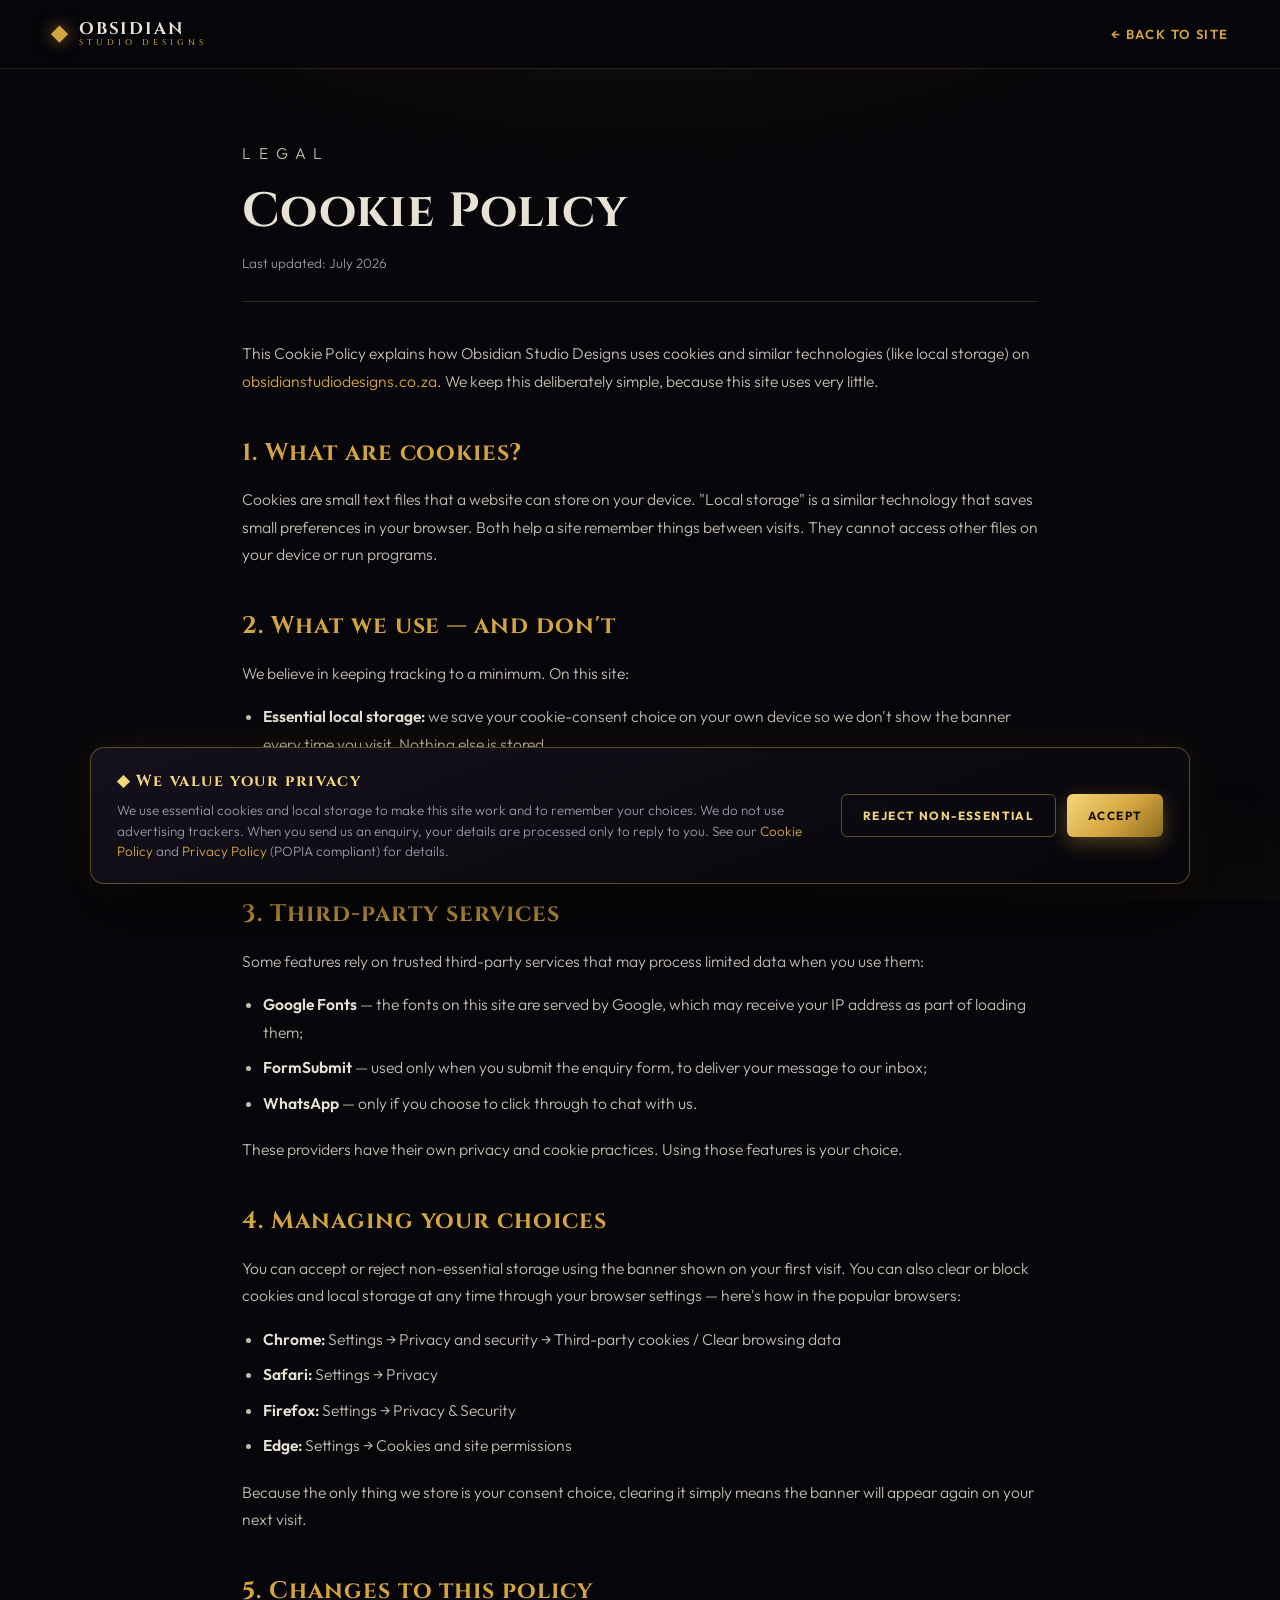
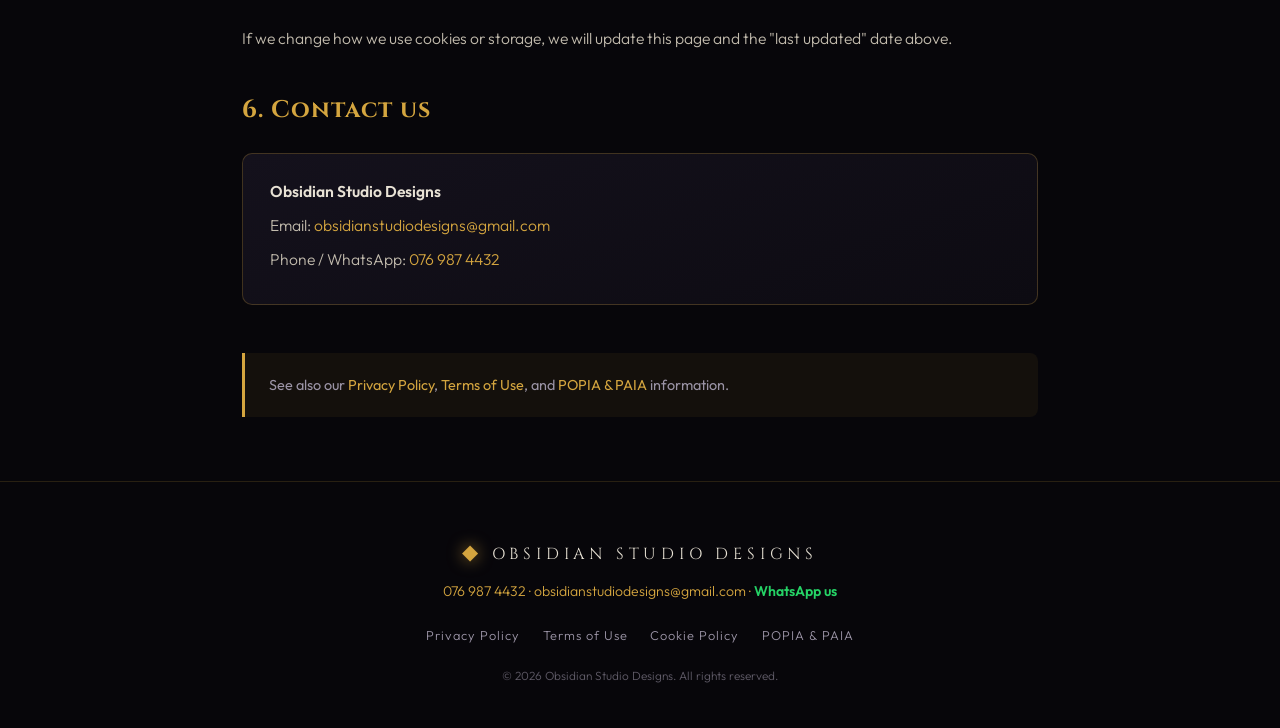
<file: cookie-policy.html>
<!DOCTYPE html>
<html lang="en">
<head>
<meta charset="UTF-8">
<meta name="viewport" content="width=device-width, initial-scale=1.0">
<title>Cookie Policy — Obsidian Studio Designs</title>
<meta name="description" content="How Obsidian Studio Designs uses cookies and local storage.">
<link rel="canonical" href="https://obsidianstudiodesigns.co.za/cookie-policy.html">
<link rel="preconnect" href="https://fonts.googleapis.com">
<link rel="preconnect" href="https://fonts.gstatic.com" crossorigin>
<link href="https://fonts.googleapis.com/css2?family=Cinzel:wght@500;700;900&family=Outfit:wght@200;300;400;600;800&display=swap" rel="stylesheet">
<link rel="stylesheet" href="styles.css">
<link rel="icon" href="/favicon.ico" sizes="any">
<link rel="icon" type="image/png" sizes="96x96" href="/favicon-96x96.png">
<link rel="icon" type="image/png" sizes="192x192" href="/favicon-192x192.png">
<link rel="apple-touch-icon" href="/apple-touch-icon.png">
</head>
<body class="legal-body">

<nav class="nav legal-nav">
  <a href="index.html" class="nav-logo">
    <span class="logo-gem">◆</span>
    <span class="logo-text">OBSIDIAN<span class="logo-sub">STUDIO DESIGNS</span></span>
  </a>
  <a href="index.html" class="legal-back">← Back to site</a>
</nav>

<main class="legal">
  <p class="legal-kicker">LEGAL</p>
  <h1>Cookie Policy</h1>
  <p class="legal-updated">Last updated: July 2026</p>

  <p>This Cookie Policy explains how Obsidian Studio Designs uses cookies and similar technologies (like local storage) on <a href="https://obsidianstudiodesigns.co.za">obsidianstudiodesigns.co.za</a>. We keep this deliberately simple, because this site uses very little.</p>

  <h2>1. What are cookies?</h2>
  <p>Cookies are small text files that a website can store on your device. "Local storage" is a similar technology that saves small preferences in your browser. Both help a site remember things between visits. They cannot access other files on your device or run programs.</p>

  <h2>2. What we use — and don't</h2>
  <p>We believe in keeping tracking to a minimum. On this site:</p>
  <ul>
    <li><strong>Essential local storage:</strong> we save your cookie-consent choice on your own device so we don't show the banner every time you visit. Nothing else is stored.</li>
    <li><strong>No advertising cookies.</strong> We do not use marketing or advertising trackers.</li>
    <li><strong>No analytics cookies</strong> are used at present. If we add website analytics in future, we will update this policy and ask for your consent first.</li>
  </ul>

  <h2>3. Third-party services</h2>
  <p>Some features rely on trusted third-party services that may process limited data when you use them:</p>
  <ul>
    <li><strong>Google Fonts</strong> — the fonts on this site are served by Google, which may receive your IP address as part of loading them;</li>
    <li><strong>FormSubmit</strong> — used only when you submit the enquiry form, to deliver your message to our inbox;</li>
    <li><strong>WhatsApp</strong> — only if you choose to click through to chat with us.</li>
  </ul>
  <p>These providers have their own privacy and cookie practices. Using those features is your choice.</p>

  <h2>4. Managing your choices</h2>
  <p>You can accept or reject non-essential storage using the banner shown on your first visit. You can also clear or block cookies and local storage at any time through your browser settings — here's how in the popular browsers:</p>
  <ul>
    <li><strong>Chrome:</strong> Settings → Privacy and security → Third-party cookies / Clear browsing data</li>
    <li><strong>Safari:</strong> Settings → Privacy</li>
    <li><strong>Firefox:</strong> Settings → Privacy &amp; Security</li>
    <li><strong>Edge:</strong> Settings → Cookies and site permissions</li>
  </ul>
  <p>Because the only thing we store is your consent choice, clearing it simply means the banner will appear again on your next visit.</p>

  <h2>5. Changes to this policy</h2>
  <p>If we change how we use cookies or storage, we will update this page and the "last updated" date above.</p>

  <h2>6. Contact us</h2>
  <div class="legal-contact-box">
    <p><strong>Obsidian Studio Designs</strong></p>
    <p>Email: <a href="mailto:obsidianstudiodesigns@gmail.com">obsidianstudiodesigns@gmail.com</a></p>
    <p>Phone / WhatsApp: <a href="tel:0769874432">076 987 4432</a></p>
  </div>

  <div class="legal-note">
    See also our <a href="privacy.html">Privacy Policy</a>, <a href="terms.html">Terms of Use</a>, and <a href="popia-paia.html">POPIA &amp; PAIA</a> information.
  </div>
</main>

<footer class="footer">
  <div class="footer-logo"><span class="logo-gem">◆</span> OBSIDIAN STUDIO DESIGNS</div>
  <p class="footer-contact">076 987 4432 · obsidianstudiodesigns@gmail.com · <a href="https://wa.me/27769874432" target="_blank" rel="noopener" class="footer-wa">WhatsApp us</a></p>
  <nav class="footer-legal" aria-label="Legal">
    <a href="privacy.html">Privacy Policy</a>
    <a href="terms.html">Terms of Use</a>
    <a href="cookie-policy.html">Cookie Policy</a>
    <a href="popia-paia.html">POPIA &amp; PAIA</a>
  </nav>
  <p class="footer-copy">© 2026 Obsidian Studio Designs. All rights reserved.</p>
</footer>

<script src="cookie-consent.js"></script>
</body>
</html>
</file>
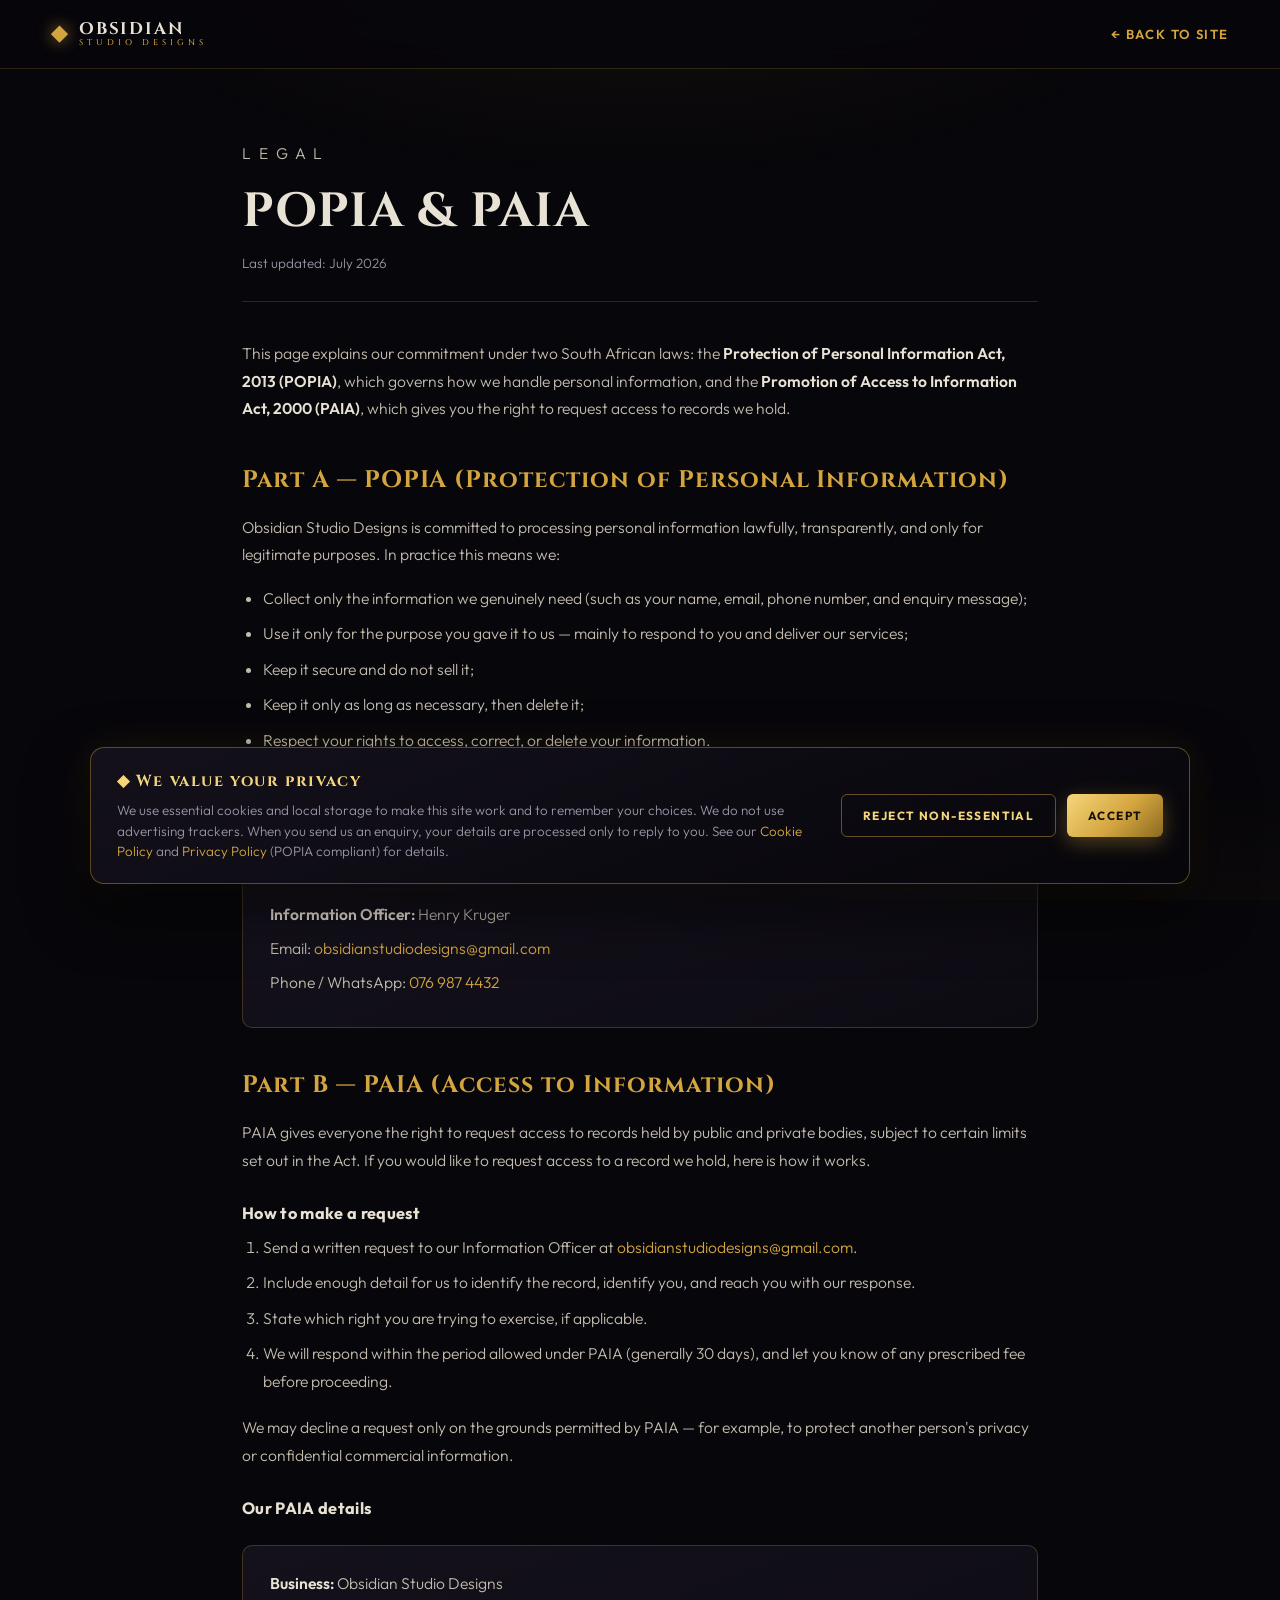
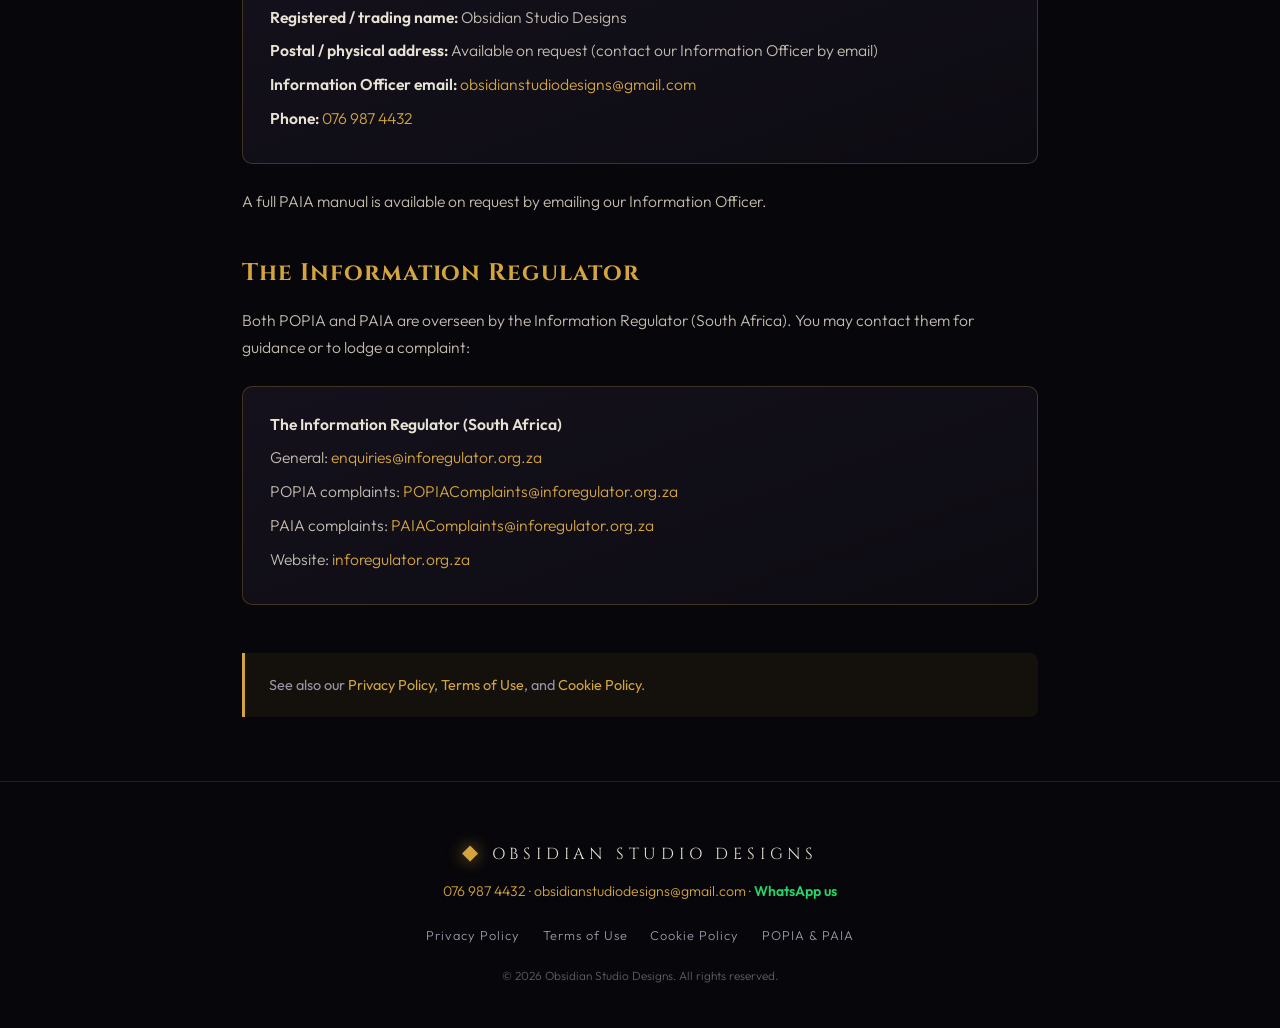
<file: popia-paia.html>
<!DOCTYPE html>
<html lang="en">
<head>
<meta charset="UTF-8">
<meta name="viewport" content="width=device-width, initial-scale=1.0">
<title>POPIA &amp; PAIA — Obsidian Studio Designs</title>
<meta name="description" content="Obsidian Studio Designs' commitment under POPIA and access to information under PAIA.">
<link rel="canonical" href="https://obsidianstudiodesigns.co.za/popia-paia.html">
<link rel="preconnect" href="https://fonts.googleapis.com">
<link rel="preconnect" href="https://fonts.gstatic.com" crossorigin>
<link href="https://fonts.googleapis.com/css2?family=Cinzel:wght@500;700;900&family=Outfit:wght@200;300;400;600;800&display=swap" rel="stylesheet">
<link rel="stylesheet" href="styles.css">
<link rel="icon" href="/favicon.ico" sizes="any">
<link rel="icon" type="image/png" sizes="96x96" href="/favicon-96x96.png">
<link rel="icon" type="image/png" sizes="192x192" href="/favicon-192x192.png">
<link rel="apple-touch-icon" href="/apple-touch-icon.png">
</head>
<body class="legal-body">

<nav class="nav legal-nav">
  <a href="index.html" class="nav-logo">
    <span class="logo-gem">◆</span>
    <span class="logo-text">OBSIDIAN<span class="logo-sub">STUDIO DESIGNS</span></span>
  </a>
  <a href="index.html" class="legal-back">← Back to site</a>
</nav>

<main class="legal">
  <p class="legal-kicker">LEGAL</p>
  <h1>POPIA &amp; PAIA</h1>
  <p class="legal-updated">Last updated: July 2026</p>

  <p>This page explains our commitment under two South African laws: the <strong>Protection of Personal Information Act, 2013 (POPIA)</strong>, which governs how we handle personal information, and the <strong>Promotion of Access to Information Act, 2000 (PAIA)</strong>, which gives you the right to request access to records we hold.</p>

  <h2>Part A — POPIA (Protection of Personal Information)</h2>
  <p>Obsidian Studio Designs is committed to processing personal information lawfully, transparently, and only for legitimate purposes. In practice this means we:</p>
  <ul>
    <li>Collect only the information we genuinely need (such as your name, email, phone number, and enquiry message);</li>
    <li>Use it only for the purpose you gave it to us — mainly to respond to you and deliver our services;</li>
    <li>Keep it secure and do not sell it;</li>
    <li>Keep it only as long as necessary, then delete it;</li>
    <li>Respect your rights to access, correct, or delete your information.</li>
  </ul>
  <p>Full detail on what we collect and your rights is in our <a href="privacy.html">Privacy Policy</a>.</p>

  <h3>Our Information Officer</h3>
  <div class="legal-contact-box">
    <p><strong>Information Officer:</strong> Henry Kruger</p>
    <p>Email: <a href="mailto:obsidianstudiodesigns@gmail.com">obsidianstudiodesigns@gmail.com</a></p>
    <p>Phone / WhatsApp: <a href="tel:0769874432">076 987 4432</a></p>
  </div>

  <h2>Part B — PAIA (Access to Information)</h2>
  <p>PAIA gives everyone the right to request access to records held by public and private bodies, subject to certain limits set out in the Act. If you would like to request access to a record we hold, here is how it works.</p>

  <h3>How to make a request</h3>
  <ol>
    <li>Send a written request to our Information Officer at <a href="mailto:obsidianstudiodesigns@gmail.com">obsidianstudiodesigns@gmail.com</a>.</li>
    <li>Include enough detail for us to identify the record, identify you, and reach you with our response.</li>
    <li>State which right you are trying to exercise, if applicable.</li>
    <li>We will respond within the period allowed under PAIA (generally 30 days), and let you know of any prescribed fee before proceeding.</li>
  </ol>
  <p>We may decline a request only on the grounds permitted by PAIA — for example, to protect another person's privacy or confidential commercial information.</p>

  <h3>Our PAIA details</h3>
  <div class="legal-contact-box">
    <p><strong>Business:</strong> Obsidian Studio Designs</p>
    <p><strong>Registered / trading name:</strong> Obsidian Studio Designs</p>
    <p><strong>Postal / physical address:</strong> Available on request (contact our Information Officer by email)</p>
    <p><strong>Information Officer email:</strong> <a href="mailto:obsidianstudiodesigns@gmail.com">obsidianstudiodesigns@gmail.com</a></p>
    <p><strong>Phone:</strong> <a href="tel:0769874432">076 987 4432</a></p>
  </div>
  <p>A full PAIA manual is available on request by emailing our Information Officer.</p>

  <h2>The Information Regulator</h2>
  <p>Both POPIA and PAIA are overseen by the Information Regulator (South Africa). You may contact them for guidance or to lodge a complaint:</p>
  <div class="legal-contact-box">
    <p><strong>The Information Regulator (South Africa)</strong></p>
    <p>General: <a href="mailto:enquiries@inforegulator.org.za">enquiries@inforegulator.org.za</a></p>
    <p>POPIA complaints: <a href="mailto:POPIAComplaints@inforegulator.org.za">POPIAComplaints@inforegulator.org.za</a></p>
    <p>PAIA complaints: <a href="mailto:PAIAComplaints@inforegulator.org.za">PAIAComplaints@inforegulator.org.za</a></p>
    <p>Website: <a href="https://inforegulator.org.za" target="_blank" rel="noopener">inforegulator.org.za</a></p>
  </div>

  <div class="legal-note">
    See also our <a href="privacy.html">Privacy Policy</a>, <a href="terms.html">Terms of Use</a>, and <a href="cookie-policy.html">Cookie Policy</a>.
  </div>
</main>

<footer class="footer">
  <div class="footer-logo"><span class="logo-gem">◆</span> OBSIDIAN STUDIO DESIGNS</div>
  <p class="footer-contact">076 987 4432 · obsidianstudiodesigns@gmail.com · <a href="https://wa.me/27769874432" target="_blank" rel="noopener" class="footer-wa">WhatsApp us</a></p>
  <nav class="footer-legal" aria-label="Legal">
    <a href="privacy.html">Privacy Policy</a>
    <a href="terms.html">Terms of Use</a>
    <a href="cookie-policy.html">Cookie Policy</a>
    <a href="popia-paia.html">POPIA &amp; PAIA</a>
  </nav>
  <p class="footer-copy">© 2026 Obsidian Studio Designs. All rights reserved.</p>
</footer>

<script src="cookie-consent.js"></script>
</body>
</html>
</file>
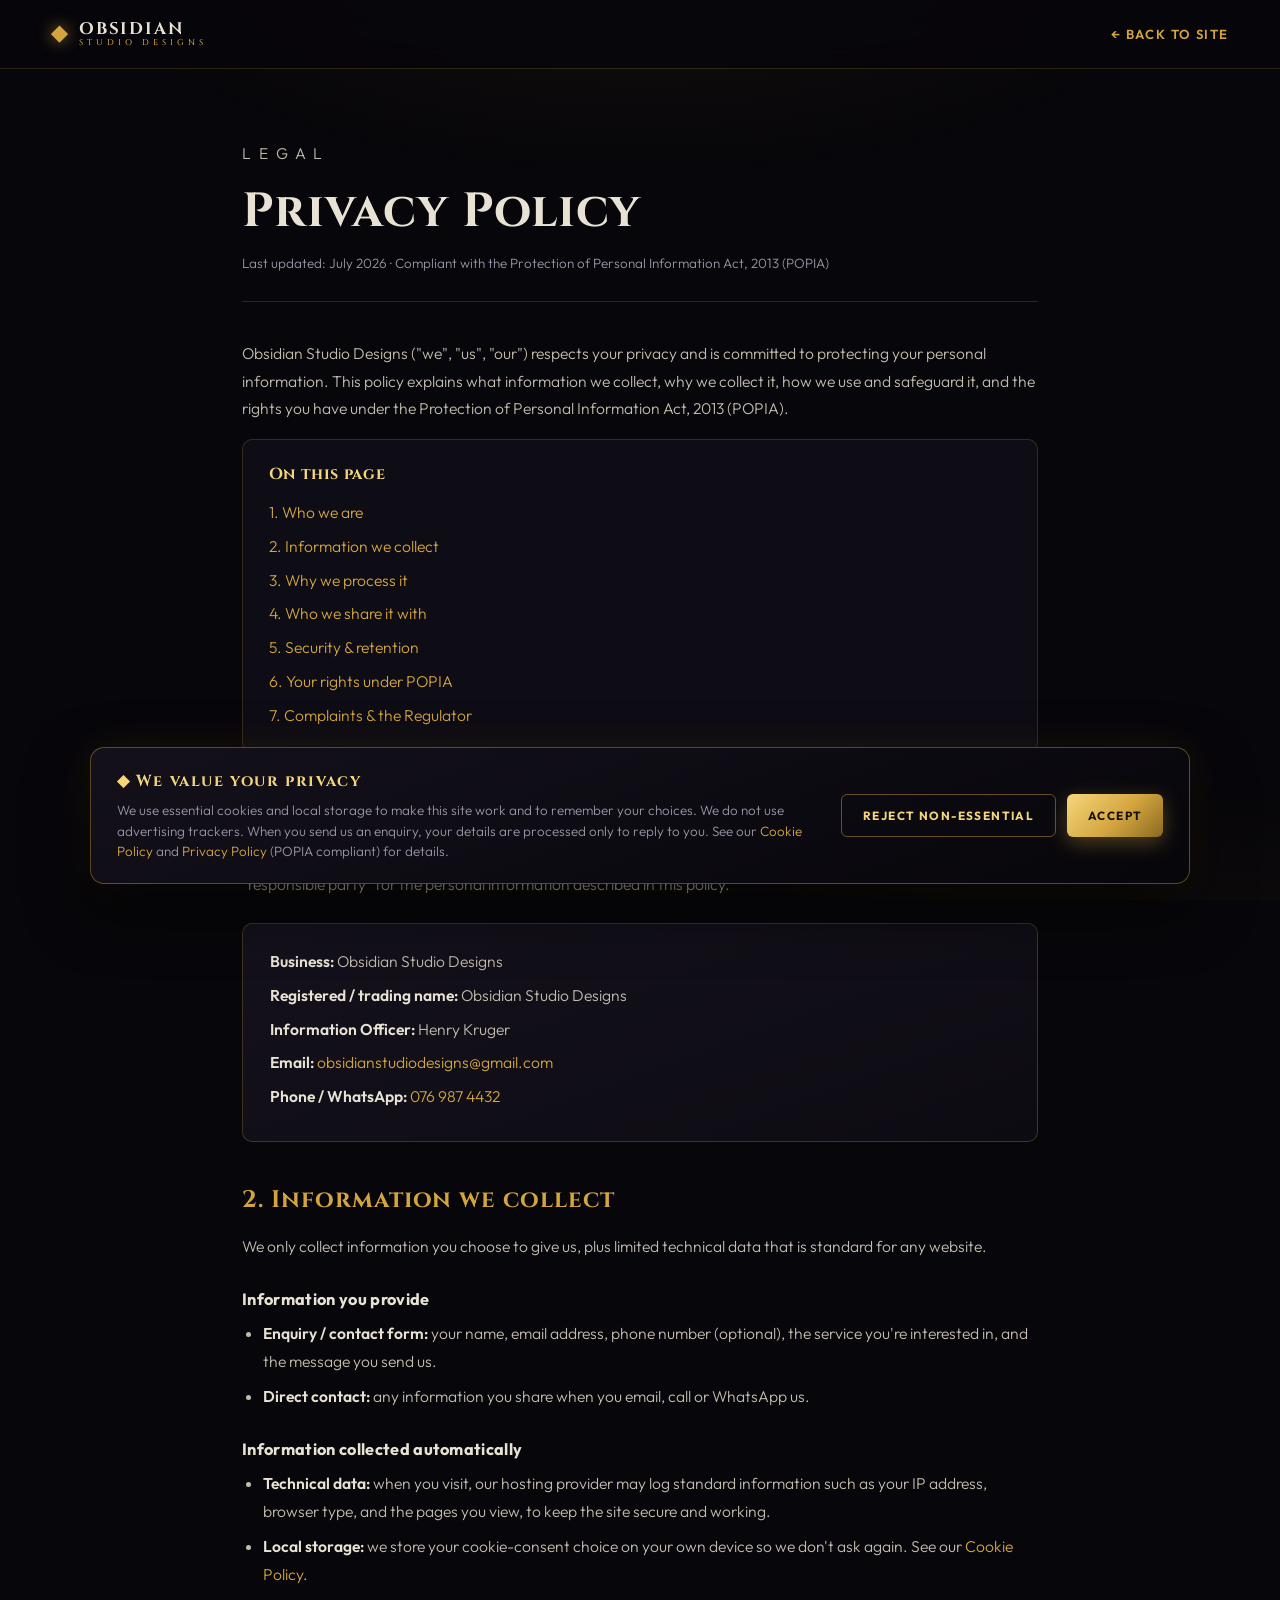
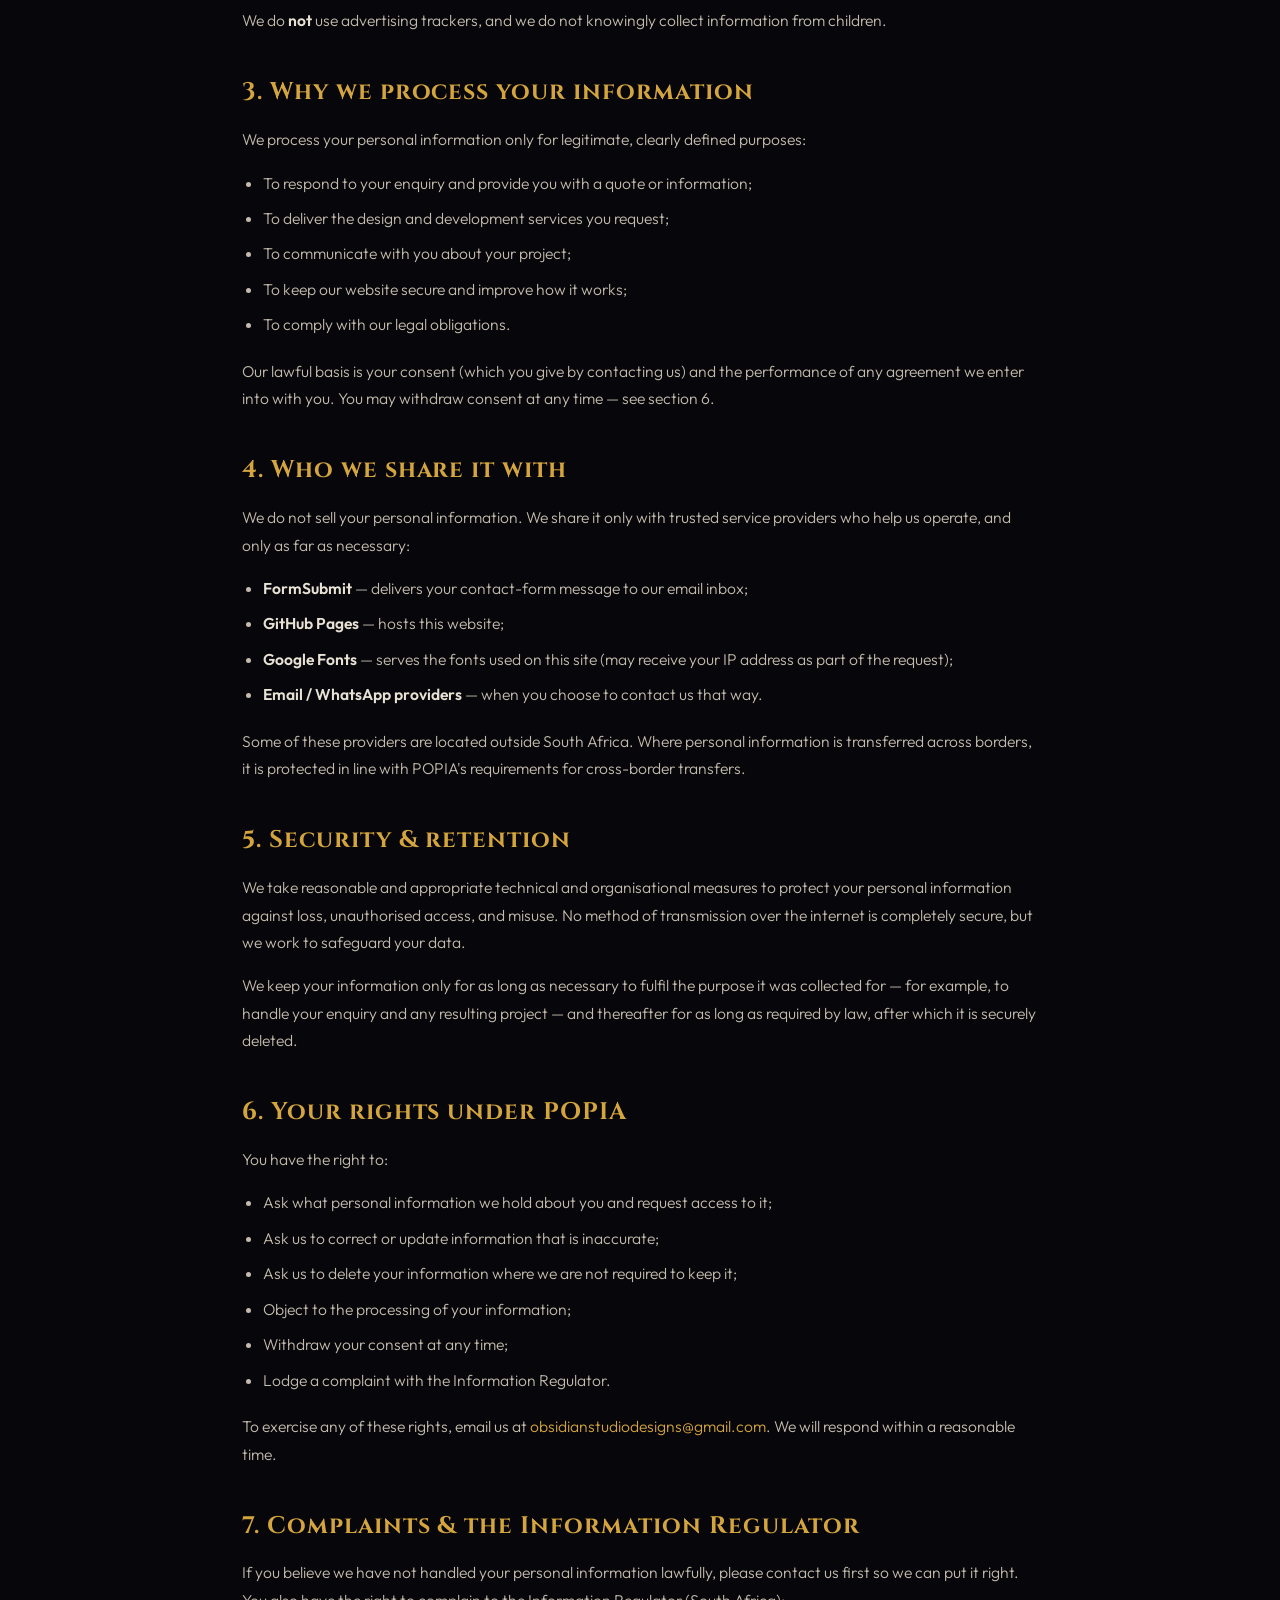
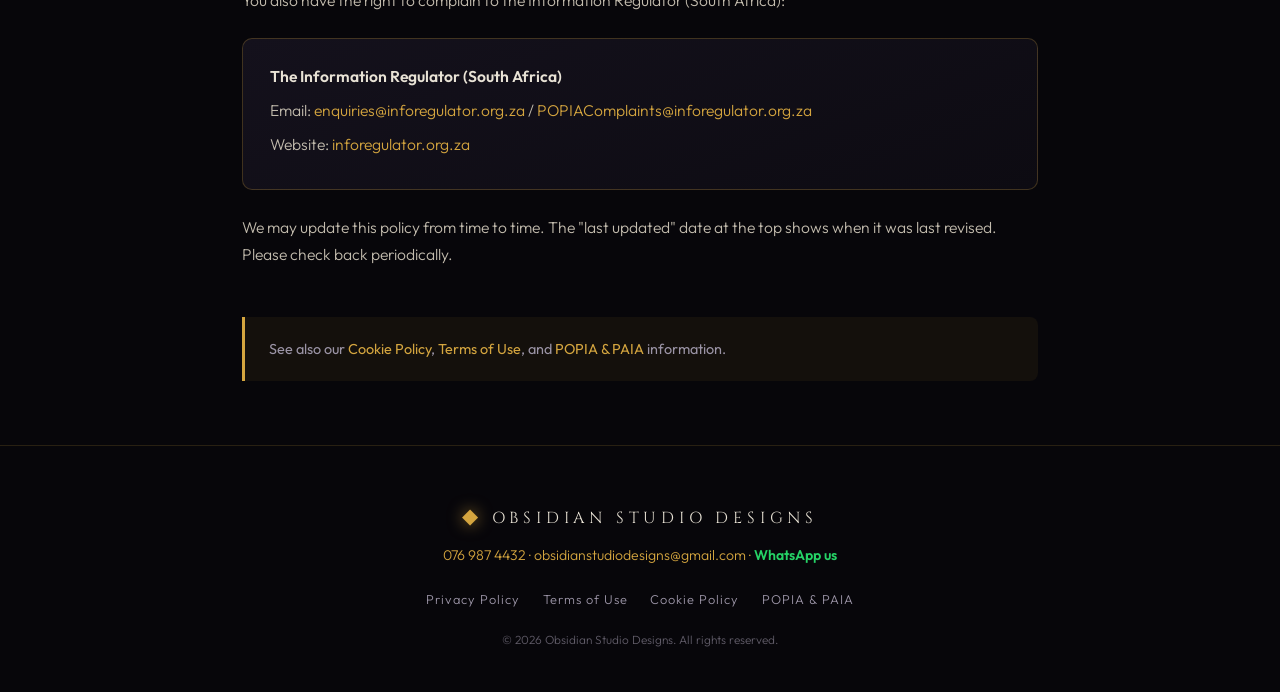
<file: privacy.html>
<!DOCTYPE html>
<html lang="en">
<head>
<meta charset="UTF-8">
<meta name="viewport" content="width=device-width, initial-scale=1.0">
<title>Privacy Policy — Obsidian Studio Designs</title>
<meta name="description" content="How Obsidian Studio Designs collects, uses and protects your personal information under POPIA.">
<link rel="canonical" href="https://obsidianstudiodesigns.co.za/privacy.html">
<link rel="preconnect" href="https://fonts.googleapis.com">
<link rel="preconnect" href="https://fonts.gstatic.com" crossorigin>
<link href="https://fonts.googleapis.com/css2?family=Cinzel:wght@500;700;900&family=Outfit:wght@200;300;400;600;800&display=swap" rel="stylesheet">
<link rel="stylesheet" href="styles.css">
<link rel="icon" href="/favicon.ico" sizes="any">
<link rel="icon" type="image/png" sizes="96x96" href="/favicon-96x96.png">
<link rel="icon" type="image/png" sizes="192x192" href="/favicon-192x192.png">
<link rel="apple-touch-icon" href="/apple-touch-icon.png">
</head>
<body class="legal-body">

<nav class="nav legal-nav">
  <a href="index.html" class="nav-logo">
    <span class="logo-gem">◆</span>
    <span class="logo-text">OBSIDIAN<span class="logo-sub">STUDIO DESIGNS</span></span>
  </a>
  <a href="index.html" class="legal-back">← Back to site</a>
</nav>

<main class="legal">
  <p class="legal-kicker">LEGAL</p>
  <h1>Privacy Policy</h1>
  <p class="legal-updated">Last updated: July 2026 · Compliant with the Protection of Personal Information Act, 2013 (POPIA)</p>

  <p>Obsidian Studio Designs ("we", "us", "our") respects your privacy and is committed to protecting your personal information. This policy explains what information we collect, why we collect it, how we use and safeguard it, and the rights you have under the Protection of Personal Information Act, 2013 (POPIA).</p>

  <div class="legal-toc">
    <h2>On this page</h2>
    <ul>
      <li><a href="#who">1. Who we are</a></li>
      <li><a href="#collect">2. Information we collect</a></li>
      <li><a href="#why">3. Why we process it</a></li>
      <li><a href="#share">4. Who we share it with</a></li>
      <li><a href="#security">5. Security &amp; retention</a></li>
      <li><a href="#rights">6. Your rights under POPIA</a></li>
      <li><a href="#regulator">7. Complaints &amp; the Regulator</a></li>
    </ul>
  </div>

  <h2 id="who">1. Who we are</h2>
  <p>Obsidian Studio Designs is a website and application development business operating in South Africa. We are the "responsible party" for the personal information described in this policy.</p>
  <div class="legal-contact-box">
    <p><strong>Business:</strong> Obsidian Studio Designs</p>
    <p><strong>Registered / trading name:</strong> Obsidian Studio Designs</p>
    <p><strong>Information Officer:</strong> Henry Kruger</p>
    <p><strong>Email:</strong> <a href="mailto:obsidianstudiodesigns@gmail.com">obsidianstudiodesigns@gmail.com</a></p>
    <p><strong>Phone / WhatsApp:</strong> <a href="tel:0769874432">076 987 4432</a></p>
  </div>

  <h2 id="collect">2. Information we collect</h2>
  <p>We only collect information you choose to give us, plus limited technical data that is standard for any website.</p>
  <h3>Information you provide</h3>
  <ul>
    <li><strong>Enquiry / contact form:</strong> your name, email address, phone number (optional), the service you're interested in, and the message you send us.</li>
    <li><strong>Direct contact:</strong> any information you share when you email, call or WhatsApp us.</li>
  </ul>
  <h3>Information collected automatically</h3>
  <ul>
    <li><strong>Technical data:</strong> when you visit, our hosting provider may log standard information such as your IP address, browser type, and the pages you view, to keep the site secure and working.</li>
    <li><strong>Local storage:</strong> we store your cookie-consent choice on your own device so we don't ask again. See our <a href="cookie-policy.html">Cookie Policy</a>.</li>
  </ul>
  <p>We do <strong>not</strong> use advertising trackers, and we do not knowingly collect information from children.</p>

  <h2 id="why">3. Why we process your information</h2>
  <p>We process your personal information only for legitimate, clearly defined purposes:</p>
  <ul>
    <li>To respond to your enquiry and provide you with a quote or information;</li>
    <li>To deliver the design and development services you request;</li>
    <li>To communicate with you about your project;</li>
    <li>To keep our website secure and improve how it works;</li>
    <li>To comply with our legal obligations.</li>
  </ul>
  <p>Our lawful basis is your consent (which you give by contacting us) and the performance of any agreement we enter into with you. You may withdraw consent at any time — see section 6.</p>

  <h2 id="share">4. Who we share it with</h2>
  <p>We do not sell your personal information. We share it only with trusted service providers who help us operate, and only as far as necessary:</p>
  <ul>
    <li><strong>FormSubmit</strong> — delivers your contact-form message to our email inbox;</li>
    <li><strong>GitHub Pages</strong> — hosts this website;</li>
    <li><strong>Google Fonts</strong> — serves the fonts used on this site (may receive your IP address as part of the request);</li>
    <li><strong>Email / WhatsApp providers</strong> — when you choose to contact us that way.</li>
  </ul>
  <p>Some of these providers are located outside South Africa. Where personal information is transferred across borders, it is protected in line with POPIA's requirements for cross-border transfers.</p>

  <h2 id="security">5. Security &amp; retention</h2>
  <p>We take reasonable and appropriate technical and organisational measures to protect your personal information against loss, unauthorised access, and misuse. No method of transmission over the internet is completely secure, but we work to safeguard your data.</p>
  <p>We keep your information only for as long as necessary to fulfil the purpose it was collected for — for example, to handle your enquiry and any resulting project — and thereafter for as long as required by law, after which it is securely deleted.</p>

  <h2 id="rights">6. Your rights under POPIA</h2>
  <p>You have the right to:</p>
  <ul>
    <li>Ask what personal information we hold about you and request access to it;</li>
    <li>Ask us to correct or update information that is inaccurate;</li>
    <li>Ask us to delete your information where we are not required to keep it;</li>
    <li>Object to the processing of your information;</li>
    <li>Withdraw your consent at any time;</li>
    <li>Lodge a complaint with the Information Regulator.</li>
  </ul>
  <p>To exercise any of these rights, email us at <a href="mailto:obsidianstudiodesigns@gmail.com">obsidianstudiodesigns@gmail.com</a>. We will respond within a reasonable time.</p>

  <h2 id="regulator">7. Complaints &amp; the Information Regulator</h2>
  <p>If you believe we have not handled your personal information lawfully, please contact us first so we can put it right. You also have the right to complain to the Information Regulator (South Africa):</p>
  <div class="legal-contact-box">
    <p><strong>The Information Regulator (South Africa)</strong></p>
    <p>Email: <a href="mailto:enquiries@inforegulator.org.za">enquiries@inforegulator.org.za</a> / <a href="mailto:POPIAComplaints@inforegulator.org.za">POPIAComplaints@inforegulator.org.za</a></p>
    <p>Website: <a href="https://inforegulator.org.za" target="_blank" rel="noopener">inforegulator.org.za</a></p>
  </div>

  <p>We may update this policy from time to time. The "last updated" date at the top shows when it was last revised. Please check back periodically.</p>

  <div class="legal-note">
    See also our <a href="cookie-policy.html">Cookie Policy</a>, <a href="terms.html">Terms of Use</a>, and <a href="popia-paia.html">POPIA &amp; PAIA</a> information.
  </div>
</main>

<footer class="footer">
  <div class="footer-logo"><span class="logo-gem">◆</span> OBSIDIAN STUDIO DESIGNS</div>
  <p class="footer-contact">076 987 4432 · obsidianstudiodesigns@gmail.com · <a href="https://wa.me/27769874432" target="_blank" rel="noopener" class="footer-wa">WhatsApp us</a></p>
  <nav class="footer-legal" aria-label="Legal">
    <a href="privacy.html">Privacy Policy</a>
    <a href="terms.html">Terms of Use</a>
    <a href="cookie-policy.html">Cookie Policy</a>
    <a href="popia-paia.html">POPIA &amp; PAIA</a>
  </nav>
  <p class="footer-copy">© 2026 Obsidian Studio Designs. All rights reserved.</p>
</footer>

<script src="cookie-consent.js"></script>
</body>
</html>
</file>
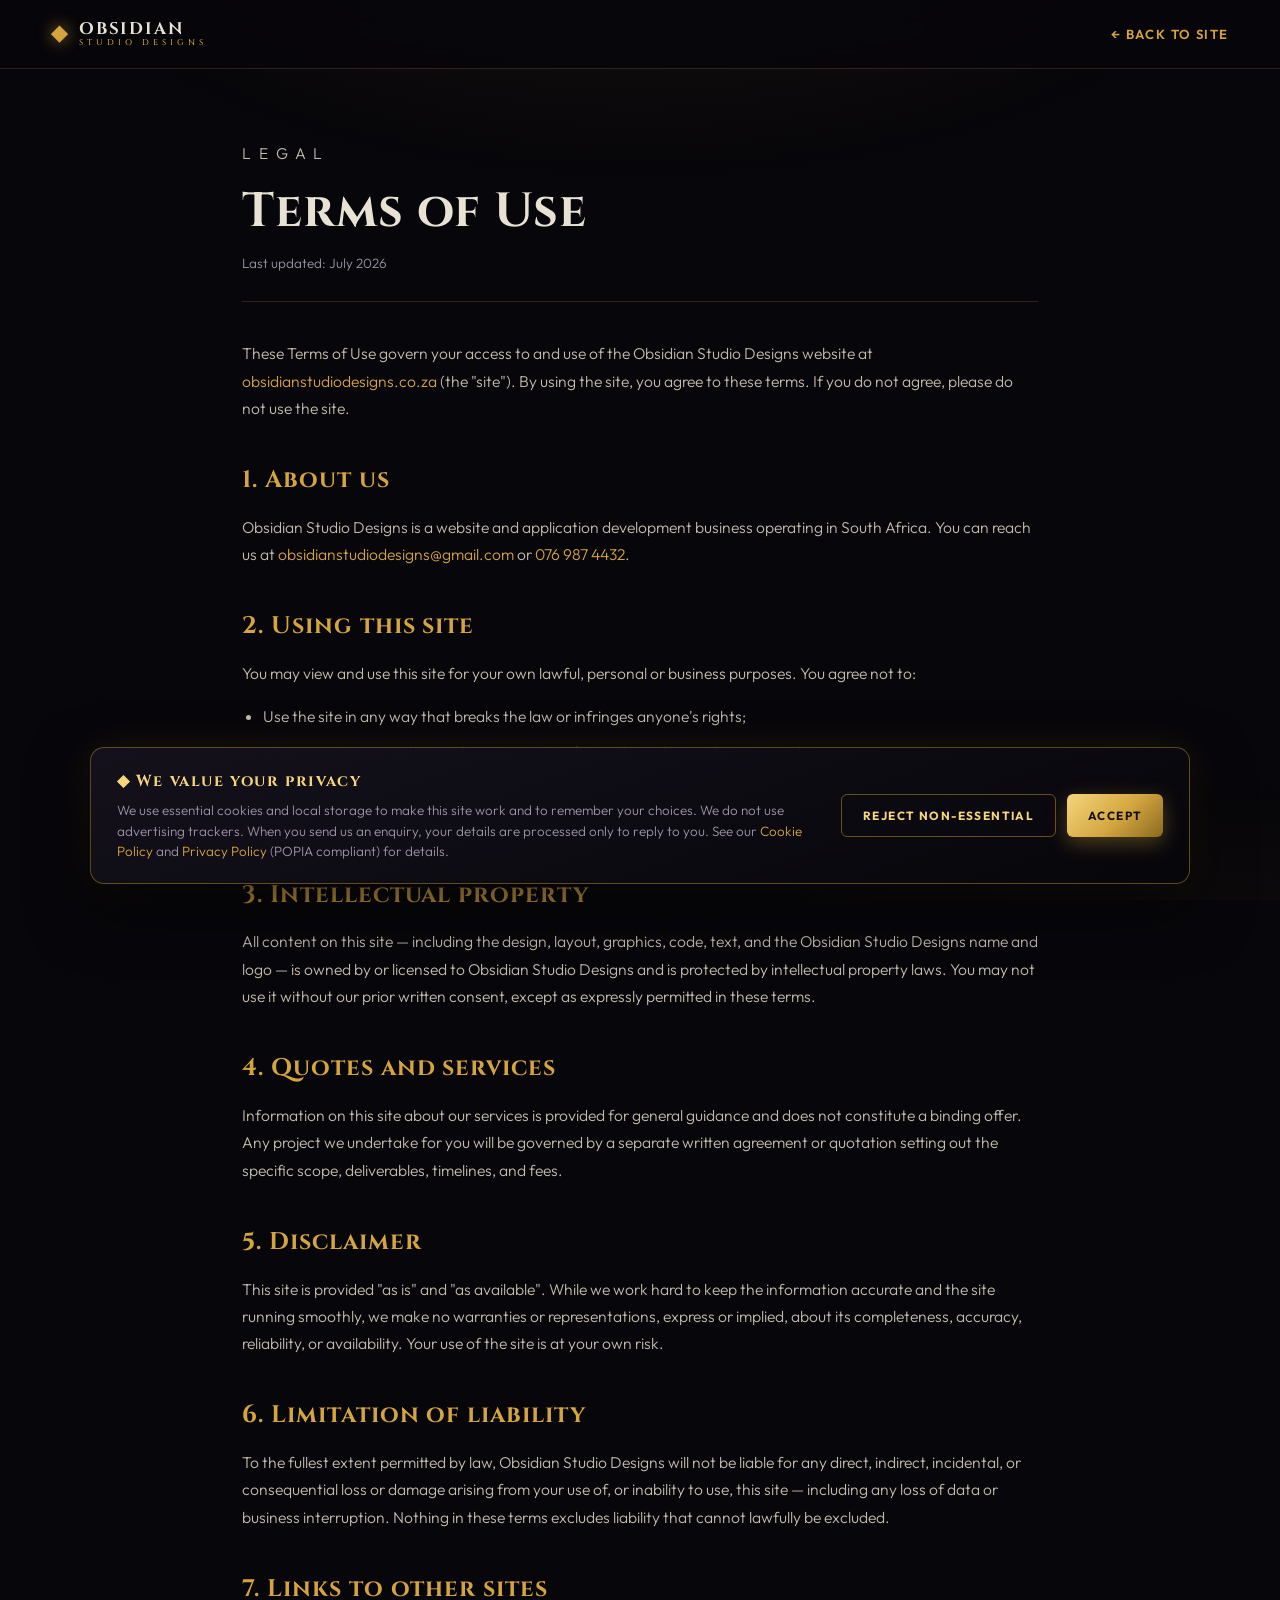
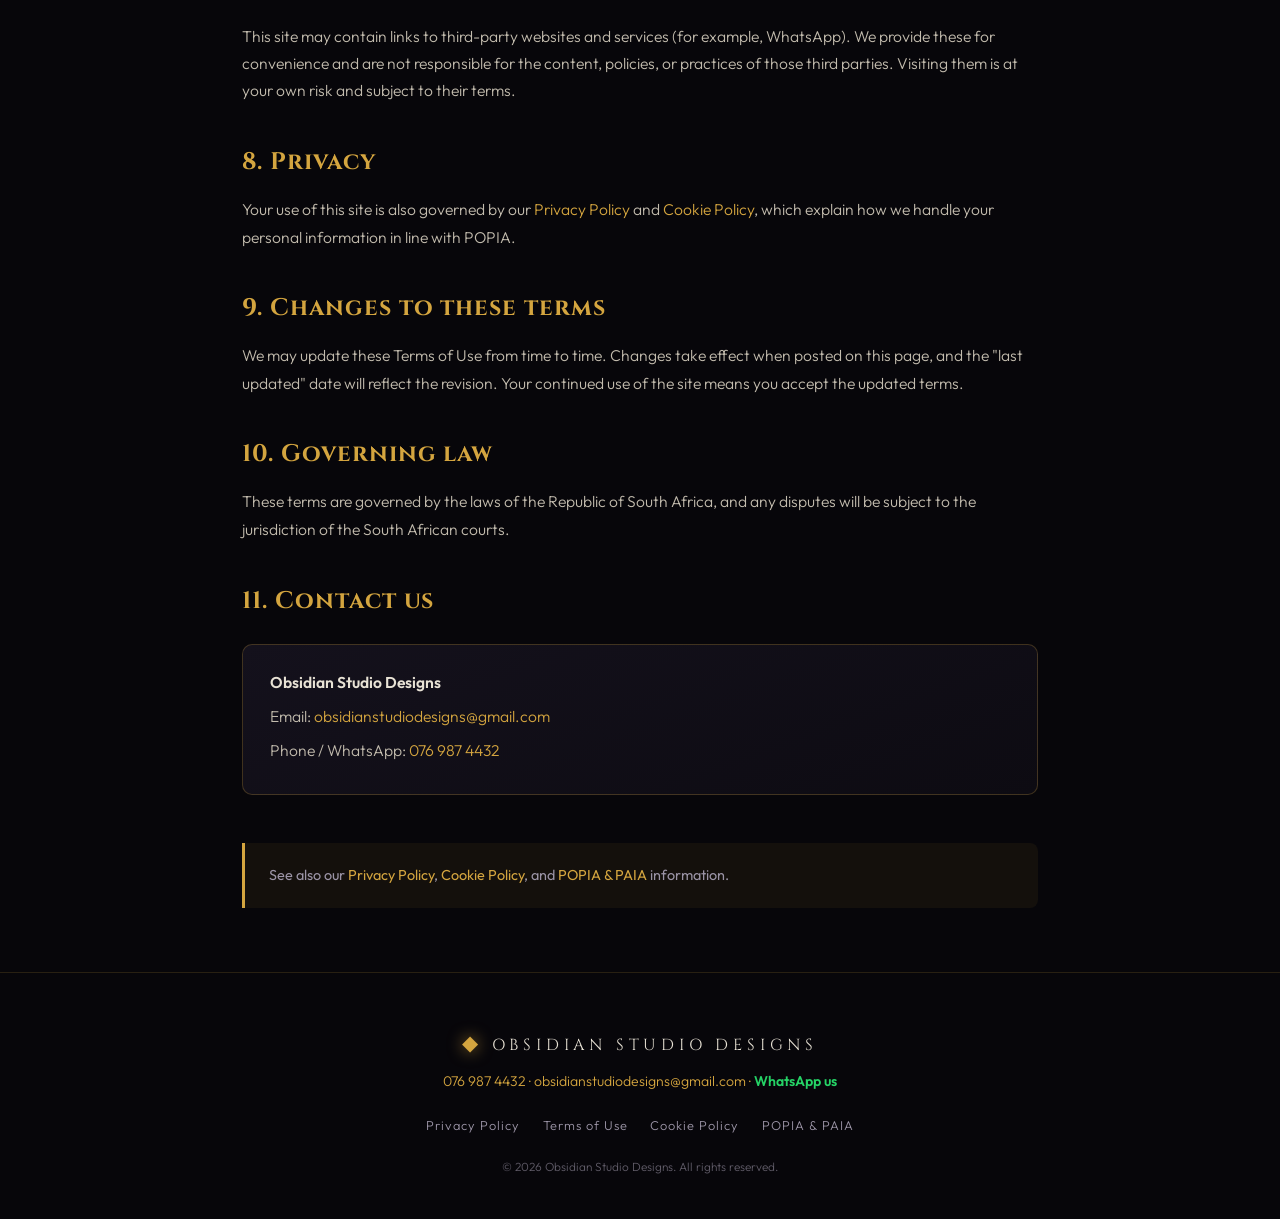
<file: terms.html>
<!DOCTYPE html>
<html lang="en">
<head>
<meta charset="UTF-8">
<meta name="viewport" content="width=device-width, initial-scale=1.0">
<title>Terms of Use — Obsidian Studio Designs</title>
<meta name="description" content="The terms and conditions for using the Obsidian Studio Designs website.">
<link rel="canonical" href="https://obsidianstudiodesigns.co.za/terms.html">
<link rel="preconnect" href="https://fonts.googleapis.com">
<link rel="preconnect" href="https://fonts.gstatic.com" crossorigin>
<link href="https://fonts.googleapis.com/css2?family=Cinzel:wght@500;700;900&family=Outfit:wght@200;300;400;600;800&display=swap" rel="stylesheet">
<link rel="stylesheet" href="styles.css">
<link rel="icon" href="/favicon.ico" sizes="any">
<link rel="icon" type="image/png" sizes="96x96" href="/favicon-96x96.png">
<link rel="icon" type="image/png" sizes="192x192" href="/favicon-192x192.png">
<link rel="apple-touch-icon" href="/apple-touch-icon.png">
</head>
<body class="legal-body">

<nav class="nav legal-nav">
  <a href="index.html" class="nav-logo">
    <span class="logo-gem">◆</span>
    <span class="logo-text">OBSIDIAN<span class="logo-sub">STUDIO DESIGNS</span></span>
  </a>
  <a href="index.html" class="legal-back">← Back to site</a>
</nav>

<main class="legal">
  <p class="legal-kicker">LEGAL</p>
  <h1>Terms of Use</h1>
  <p class="legal-updated">Last updated: July 2026</p>

  <p>These Terms of Use govern your access to and use of the Obsidian Studio Designs website at <a href="https://obsidianstudiodesigns.co.za">obsidianstudiodesigns.co.za</a> (the "site"). By using the site, you agree to these terms. If you do not agree, please do not use the site.</p>

  <h2>1. About us</h2>
  <p>Obsidian Studio Designs is a website and application development business operating in South Africa. You can reach us at <a href="mailto:obsidianstudiodesigns@gmail.com">obsidianstudiodesigns@gmail.com</a> or <a href="tel:0769874432">076 987 4432</a>.</p>

  <h2>2. Using this site</h2>
  <p>You may view and use this site for your own lawful, personal or business purposes. You agree not to:</p>
  <ul>
    <li>Use the site in any way that breaks the law or infringes anyone's rights;</li>
    <li>Attempt to gain unauthorised access to, interfere with, or disrupt the site or its hosting;</li>
    <li>Copy, reproduce, or redistribute the site's design, code, or content without our written permission;</li>
    <li>Use automated tools to scrape or harvest data from the site.</li>
  </ul>

  <h2>3. Intellectual property</h2>
  <p>All content on this site — including the design, layout, graphics, code, text, and the Obsidian Studio Designs name and logo — is owned by or licensed to Obsidian Studio Designs and is protected by intellectual property laws. You may not use it without our prior written consent, except as expressly permitted in these terms.</p>

  <h2>4. Quotes and services</h2>
  <p>Information on this site about our services is provided for general guidance and does not constitute a binding offer. Any project we undertake for you will be governed by a separate written agreement or quotation setting out the specific scope, deliverables, timelines, and fees.</p>

  <h2>5. Disclaimer</h2>
  <p>This site is provided "as is" and "as available". While we work hard to keep the information accurate and the site running smoothly, we make no warranties or representations, express or implied, about its completeness, accuracy, reliability, or availability. Your use of the site is at your own risk.</p>

  <h2>6. Limitation of liability</h2>
  <p>To the fullest extent permitted by law, Obsidian Studio Designs will not be liable for any direct, indirect, incidental, or consequential loss or damage arising from your use of, or inability to use, this site — including any loss of data or business interruption. Nothing in these terms excludes liability that cannot lawfully be excluded.</p>

  <h2>7. Links to other sites</h2>
  <p>This site may contain links to third-party websites and services (for example, WhatsApp). We provide these for convenience and are not responsible for the content, policies, or practices of those third parties. Visiting them is at your own risk and subject to their terms.</p>

  <h2>8. Privacy</h2>
  <p>Your use of this site is also governed by our <a href="privacy.html">Privacy Policy</a> and <a href="cookie-policy.html">Cookie Policy</a>, which explain how we handle your personal information in line with POPIA.</p>

  <h2>9. Changes to these terms</h2>
  <p>We may update these Terms of Use from time to time. Changes take effect when posted on this page, and the "last updated" date will reflect the revision. Your continued use of the site means you accept the updated terms.</p>

  <h2>10. Governing law</h2>
  <p>These terms are governed by the laws of the Republic of South Africa, and any disputes will be subject to the jurisdiction of the South African courts.</p>

  <h2>11. Contact us</h2>
  <div class="legal-contact-box">
    <p><strong>Obsidian Studio Designs</strong></p>
    <p>Email: <a href="mailto:obsidianstudiodesigns@gmail.com">obsidianstudiodesigns@gmail.com</a></p>
    <p>Phone / WhatsApp: <a href="tel:0769874432">076 987 4432</a></p>
  </div>

  <div class="legal-note">
    See also our <a href="privacy.html">Privacy Policy</a>, <a href="cookie-policy.html">Cookie Policy</a>, and <a href="popia-paia.html">POPIA &amp; PAIA</a> information.
  </div>
</main>

<footer class="footer">
  <div class="footer-logo"><span class="logo-gem">◆</span> OBSIDIAN STUDIO DESIGNS</div>
  <p class="footer-contact">076 987 4432 · obsidianstudiodesigns@gmail.com · <a href="https://wa.me/27769874432" target="_blank" rel="noopener" class="footer-wa">WhatsApp us</a></p>
  <nav class="footer-legal" aria-label="Legal">
    <a href="privacy.html">Privacy Policy</a>
    <a href="terms.html">Terms of Use</a>
    <a href="cookie-policy.html">Cookie Policy</a>
    <a href="popia-paia.html">POPIA &amp; PAIA</a>
  </nav>
  <p class="footer-copy">© 2026 Obsidian Studio Designs. All rights reserved.</p>
</footer>

<script src="cookie-consent.js"></script>
</body>
</html>
</file>
<file: styles.css>
/* ============================================================
   OBSIDIAN STUDIO DESIGNS — dark obsidian + gold, real CSS 3D
   ============================================================ */
:root {
  --obsidian: #07060a;
  --obsidian-2: #0d0b12;
  --obsidian-3: #14111c;
  --gold: #d4a53f;
  --gold-bright: #f5d67b;
  --gold-deep: #8a6a1f;
  --gold-dark: #5c4614;
  --ink: #e8e2d5;
  --ink-dim: #9b94a6;
  --font-display: 'Cinzel', serif;
  --font-body: 'Outfit', sans-serif;
  --noise: url("data:image/svg+xml;utf8,<svg xmlns='http://www.w3.org/2000/svg' width='64' height='64'><filter id='n'><feTurbulence type='fractalNoise' baseFrequency='0.85' numOctaves='2'/></filter><rect width='64' height='64' filter='url(%23n)' opacity='0.22'/></svg>");
}

* { margin: 0; padding: 0; box-sizing: border-box; }

/* The 3D reveal animations project a wider box than their layout width
   (perspective + rotateX), so clip sideways: no horizontal scroll or black
   stripe on phones. `clip` keeps position:sticky working; `hidden` is the
   fallback for older browsers. */
html {
  scroll-behavior: smooth;
  overflow-x: hidden;
  overflow-x: clip;
}

body {
  background: var(--obsidian);
  color: var(--ink);
  font-family: var(--font-body);
  overflow-x: hidden;
  overflow-x: clip;
  line-height: 1.6;
}

::selection { background: var(--gold); color: var(--obsidian); }

body::before {
  content: '';
  position: fixed;
  inset: 0;
  z-index: 0;
  pointer-events: none;
  background:
    radial-gradient(ellipse 80% 50% at 50% -10%, rgba(212,165,63,.08), transparent 60%),
    radial-gradient(ellipse 60% 40% at 90% 110%, rgba(212,165,63,.05), transparent 60%);
}

#particles { position: fixed; inset: 0; z-index: 1; pointer-events: none; }

.cursor-glow {
  position: fixed;
  width: 420px; height: 420px;
  border-radius: 50%;
  background: radial-gradient(circle, rgba(212,165,63,.07) 0%, transparent 65%);
  transform: translate(-50%, -50%);
  pointer-events: none;
  z-index: 2;
}

.scroll-progress {
  position: fixed;
  top: 0; left: 0;
  height: 3px;
  width: 0;
  background: linear-gradient(90deg, var(--gold-deep), var(--gold), var(--gold-bright));
  box-shadow: 0 0 12px rgba(212,165,63,.8);
  z-index: 200;
}

/* ============ NAV ============ */
.nav {
  position: fixed;
  top: 0; left: 0; right: 0;
  z-index: 100;
  display: flex;
  align-items: center;
  justify-content: space-between;
  padding: 1.1rem clamp(1.2rem, 4vw, 3.5rem);
  transition: background .4s, box-shadow .4s, padding .4s;
}
.nav.scrolled {
  background: rgba(7,6,10,.88);
  backdrop-filter: blur(14px);
  -webkit-backdrop-filter: blur(14px);
  box-shadow: 0 1px 0 rgba(212,165,63,.18), 0 12px 40px rgba(0,0,0,.6);
  padding-top: .7rem;
  padding-bottom: .7rem;
}
.nav-logo {
  display: flex;
  align-items: center;
  gap: .6rem;
  text-decoration: none;
  color: var(--ink);
  font-family: var(--font-display);
  font-weight: 700;
  letter-spacing: .12em;
}
.logo-gem {
  color: var(--gold);
  font-size: 1.3rem;
  filter: drop-shadow(0 0 8px rgba(212,165,63,.7));
  animation: gemPulse 3s ease-in-out infinite;
}
@keyframes gemPulse {
  0%, 100% { filter: drop-shadow(0 0 6px rgba(212,165,63,.5)); }
  50% { filter: drop-shadow(0 0 14px rgba(245,214,123,.9)); }
}
.logo-text { display: flex; flex-direction: column; line-height: 1.05; font-size: 1.05rem; }
.logo-sub { font-size: .52rem; letter-spacing: .48em; color: var(--gold); font-weight: 500; }
.nav-links {
  display: flex;
  align-items: center;
  gap: clamp(1rem, 2.5vw, 2.2rem);
  list-style: none;
}
.nav-links a {
  color: var(--ink-dim);
  text-decoration: none;
  font-size: .85rem;
  font-weight: 600;
  letter-spacing: .14em;
  text-transform: uppercase;
  transition: color .3s;
  position: relative;
}
.nav-links a:not(.nav-cta)::after {
  content: '';
  position: absolute;
  left: 0; bottom: -6px;
  width: 0; height: 1px;
  background: linear-gradient(90deg, var(--gold), transparent);
  transition: width .35s;
}
.nav-links a:hover { color: var(--gold-bright); }
.nav-links a:not(.nav-cta):hover::after { width: 100%; }
.nav-cta {
  color: var(--obsidian) !important;
  background: linear-gradient(135deg, var(--gold-bright), var(--gold));
  padding: .55rem 1.3rem;
  border-radius: 3px;
  box-shadow: 0 0 20px rgba(212,165,63,.35);
  transition: transform .3s, box-shadow .3s;
}
.nav-cta:hover { transform: translateY(-2px); box-shadow: 0 0 34px rgba(212,165,63,.6); }
.nav-toggle { display: none; background: none; border: 0; cursor: pointer; z-index: 110; }
.nav-toggle span {
  display: block;
  width: 26px; height: 2px;
  background: var(--gold);
  margin: 6px 0;
  transition: transform .3s, opacity .3s;
}

/* ============ HERO ============ */
.hero {
  position: relative;
  min-height: 100vh;
  display: grid;
  place-items: end center;
  overflow: hidden;
  perspective: 1000px;
  z-index: 3;
}
.hero-video-wrap { position: absolute; inset: 0; will-change: transform; }
.hero-video {
  width: 100%; height: 100%;
  object-fit: cover;
  filter: brightness(.82) saturate(1) contrast(1.05);
}
.hero-veil {
  position: absolute;
  inset: 0;
  background:
    linear-gradient(180deg, rgba(7,6,10,.35) 0%, rgba(7,6,10,.05) 35%, rgba(7,6,10,.12) 62%, rgba(7,6,10,.82) 100%);
}
.hero-content {
  position: relative;
  z-index: 4;
  text-align: center;
  padding: 0 1.5rem 6.2rem;
  transform-style: preserve-3d;
  will-change: transform, opacity;
}
.hero-kicker {
  font-size: clamp(.62rem, 1.1vw, .74rem);
  letter-spacing: .55em;
  color: var(--gold);
  margin-bottom: .7rem;
  font-weight: 600;
}
.hero-title {
  font-family: var(--font-display);
  font-weight: 900;
  font-size: clamp(1.5rem, 3.4vw, 2.7rem);
  line-height: 1.08;
  letter-spacing: .06em;
}
.hero-title .line { display: block; }
.gold-shimmer {
  background: linear-gradient(110deg, var(--gold-deep) 10%, var(--gold-bright) 38%, #fff3c9 50%, var(--gold-bright) 62%, var(--gold-deep) 90%);
  background-size: 220% auto;
  -webkit-background-clip: text;
  background-clip: text;
  color: transparent;
  animation: shimmer 5.5s linear infinite;
  filter: drop-shadow(0 0 26px rgba(212,165,63,.32));
}
@keyframes shimmer { to { background-position: 220% center; } }
.hero-tag {
  margin-top: .6rem;
  font-size: clamp(.82rem, 1.5vw, .95rem);
  font-weight: 200;
  letter-spacing: .22em;
  color: #cfc8bb;
  text-shadow: 0 1px 8px rgba(0,0,0,.8);
}
.hero-actions {
  margin-top: 1.5rem;
  display: flex;
  gap: 1rem;
  justify-content: center;
  flex-wrap: wrap;
}
.hero-actions .btn { padding: .75rem 1.7rem; font-size: .74rem; }

.btn {
  display: inline-block;
  padding: .95rem 2.3rem;
  font-family: var(--font-body);
  font-size: .82rem;
  font-weight: 700;
  letter-spacing: .22em;
  text-transform: uppercase;
  text-decoration: none;
  border-radius: 3px;
  transition: transform .35s, box-shadow .35s, background .35s, color .35s;
  will-change: transform;
}
.btn-gold {
  background: linear-gradient(135deg, var(--gold-bright), var(--gold) 55%, var(--gold-deep));
  color: #14100a;
  box-shadow: 0 8px 30px rgba(212,165,63,.35), inset 0 1px 0 rgba(255,255,255,.4);
}
.btn-gold:hover {
  transform: translateY(-3px) scale(1.02);
  box-shadow: 0 14px 44px rgba(212,165,63,.55), inset 0 1px 0 rgba(255,255,255,.5);
}
.btn-ghost {
  color: var(--gold-bright);
  border: 1px solid rgba(212,165,63,.5);
  background: rgba(212,165,63,.04);
}
.btn-ghost:hover {
  background: rgba(212,165,63,.14);
  border-color: var(--gold-bright);
  transform: translateY(-3px);
}

.reveal-up {
  opacity: 0;
  transform: translateY(46px);
  animation: heroIn 1.1s cubic-bezier(.16, 1, .3, 1) forwards;
}
.reveal-up.d1 { animation-delay: .15s; }
.reveal-up.d2 { animation-delay: .3s; }
.reveal-up.d3 { animation-delay: .5s; }
.reveal-up.d4 { animation-delay: .7s; }
@keyframes heroIn { to { opacity: 1; transform: translateY(0); } }

.scroll-hint {
  position: absolute;
  bottom: 2rem; left: 50%;
  transform: translateX(-50%);
  z-index: 4;
  display: flex;
  flex-direction: column;
  align-items: center;
  gap: .5rem;
  color: var(--gold);
  font-size: .65rem;
  letter-spacing: .4em;
  opacity: .8;
}
.scroll-mouse {
  width: 24px; height: 38px;
  border: 1.5px solid var(--gold);
  border-radius: 12px;
  display: flex;
  justify-content: center;
  padding-top: 6px;
}
.scroll-dot {
  width: 3px; height: 7px;
  background: var(--gold-bright);
  border-radius: 2px;
  animation: scrollDot 1.8s ease-in-out infinite;
}
@keyframes scrollDot {
  0% { transform: translateY(0); opacity: 1; }
  70% { transform: translateY(14px); opacity: 0; }
  100% { transform: translateY(0); opacity: 0; }
}

/* ============ SECTIONS (shared) ============ */
section { position: relative; z-index: 3; }
.section-head {
  text-align: center;
  max-width: 760px;
  margin: 0 auto clamp(3rem, 6vw, 4.5rem);
  padding: 0 1.5rem;
}
.section-kicker {
  font-size: .72rem;
  letter-spacing: .5em;
  color: var(--gold);
  font-weight: 600;
  margin-bottom: 1rem;
}
.section-title {
  font-family: var(--font-display);
  font-size: clamp(1.9rem, 4.6vw, 3.2rem);
  font-weight: 700;
  letter-spacing: .03em;
  line-height: 1.15;
}
.gold { color: var(--gold); text-shadow: 0 0 30px rgba(212,165,63,.35); }
.section-sub { margin-top: 1rem; color: var(--ink-dim); font-weight: 300; }

.tilt-in {
  opacity: 0;
  /* A strong perspective on a tall element projects a box many times its real
     size (the far edge fans out), which overflows sideways and skews any
     size-based measurement of it. Keep the tilt gentle so the box stays close
     to the element's true dimensions. */
  transform: perspective(1800px) rotateX(8deg) translateY(60px);
  transform-origin: center center;
  transition: opacity .9s cubic-bezier(.16, 1, .3, 1), transform .9s cubic-bezier(.16, 1, .3, 1);
  will-change: transform, opacity;
}
.tilt-in.in-view {
  opacity: 1;
  transform: perspective(1800px) rotateX(0deg) translateY(0);
}

/* ============================================================
   3D LAPTOP — built from faces, no images
   ============================================================ */
.dev-float, .dev-scale {
  position: relative;
  display: inline-block;
  perspective: 1500px;
}
.dev-float { animation: floatBob 6s ease-in-out infinite; }
@keyframes floatBob {
  0%, 100% { transform: translateY(0); }
  50% { transform: translateY(-20px); }
}

.l3d {
  --bx: 14deg;
  --by: -22deg;
  position: relative;
  width: 460px;
  height: 348px;
  transform-style: preserve-3d;
  transform:
    rotateX(calc(var(--bx) + var(--mrx, 0deg)))
    rotateY(calc(var(--by) + var(--sry, 0deg) + var(--mry, 0deg)));
  will-change: transform;
}

.l3d-lid {
  position: absolute;
  top: 0; left: 0;
  width: 460px; height: 290px;
  transform-origin: 50% 100%;
  transform: rotateX(6deg);
  transform-style: preserve-3d;
}
.l3d-back {
  position: absolute;
  inset: 0;
  border-radius: 16px;
  background:
    var(--noise),
    linear-gradient(150deg, #e9c878 0%, #c39a3e 40%, #7d6020 100%);
  background-blend-mode: overlay;
  transform: translateZ(-7px);
  box-shadow: inset 0 0 0 1px rgba(255,235,180,.35);
}
.l3d-screen {
  position: absolute;
  inset: 0;
  border-radius: 14px;
  border: 9px solid #171310;
  outline: 1px solid rgba(212,165,63,.55);
  background: #0b0a10;
  overflow: hidden;
  transform: translateZ(1px);
  display: flex;
  flex-direction: column;
}
.scr-glare {
  position: absolute;
  inset: 0;
  background: linear-gradient(115deg, transparent 30%, rgba(255,255,255,.07) 42%, rgba(255,255,255,.12) 46%, transparent 55%);
  pointer-events: none;
}

/* browser mock inside the laptop screen */
.scr-bar {
  display: flex;
  align-items: center;
  gap: 6px;
  padding: 7px 10px;
  background: #16131d;
  border-bottom: 1px solid rgba(212,165,63,.25);
}
.scr-bar i {
  width: 9px; height: 9px;
  border-radius: 50%;
  background: #3a3345;
}
.scr-bar i:nth-child(1) { background: #c0574f; }
.scr-bar i:nth-child(2) { background: #d4a53f; }
.scr-bar i:nth-child(3) { background: #5d9e6b; }
.scr-url {
  margin-left: 10px;
  flex: 1;
  background: #0d0b12;
  border: 1px solid rgba(212,165,63,.2);
  border-radius: 20px;
  font-size: 10px;
  color: var(--gold);
  padding: 2px 12px;
  letter-spacing: .08em;
}
.scr-body { flex: 1; padding: 12px 16px; display: flex; flex-direction: column; gap: 12px; }
.scr-nav {
  display: flex;
  justify-content: space-between;
  align-items: center;
}
.scr-nav b {
  font-family: var(--font-display);
  font-size: 11px;
  letter-spacing: .18em;
  color: var(--gold-bright);
}
.scr-nav span { display: flex; gap: 8px; }
.scr-nav u {
  width: 30px; height: 5px;
  border-radius: 3px;
  background: #2c2738;
}
.scr-hero {
  text-align: center;
  padding: 14px 0 10px;
  background:
    radial-gradient(ellipse 70% 100% at 50% 0%, rgba(212,165,63,.14), transparent 70%),
    linear-gradient(180deg, #131019, #0d0b12);
  border: 1px solid rgba(212,165,63,.18);
  border-radius: 8px;
}
.scr-hero em {
  font-style: normal;
  font-family: var(--font-display);
  font-weight: 900;
  font-size: 17px;
  letter-spacing: .12em;
  background: linear-gradient(110deg, var(--gold-deep), var(--gold-bright) 50%, var(--gold-deep));
  background-size: 200% auto;
  -webkit-background-clip: text;
  background-clip: text;
  color: transparent;
  animation: shimmer 4s linear infinite;
}
.scr-sub {
  width: 46%;
  height: 5px;
  margin: 9px auto 0;
  border-radius: 3px;
  background: #2c2738;
}
.scr-cta {
  width: 84px; height: 18px;
  margin: 10px auto 0;
  border-radius: 3px;
  background: linear-gradient(135deg, var(--gold-bright), var(--gold-deep));
  box-shadow: 0 0 14px rgba(212,165,63,.5);
}
.scr-cards { display: flex; gap: 10px; }
.scr-cards s {
  flex: 1;
  height: 44px;
  border-radius: 6px;
  background: linear-gradient(160deg, #1b1725, #121017);
  border: 1px solid rgba(212,165,63,.22);
  position: relative;
}
.scr-cards s::before {
  content: '◆';
  position: absolute;
  top: 6px; left: 8px;
  font-size: 9px;
  color: var(--gold);
}
.scr-cards s::after {
  content: '';
  position: absolute;
  left: 8px; right: 20px; bottom: 9px;
  height: 4px;
  border-radius: 2px;
  background: #2c2738;
  box-shadow: 0 -8px 0 0 #2c2738;
}

.l3d-base {
  position: absolute;
  top: 288px; left: 0;
  width: 460px;
  height: 240px;
  transform-origin: 50% 0%;
  transform: rotateX(71deg);
  border-radius: 12px 12px 22px 22px;
  background:
    var(--noise),
    linear-gradient(180deg, #d9b258 0%, #c09a40 55%, #93712a 100%);
  background-blend-mode: overlay;
  box-shadow:
    inset 0 0 0 1px rgba(255,235,180,.4),
    inset 0 -14px 22px rgba(60,42,8,.55);
}
.l3d-keys {
  position: absolute;
  top: 16px; left: 34px; right: 34px;
  height: 118px;
  border-radius: 8px;
  background:
    repeating-linear-gradient(90deg, transparent 0 24px, rgba(212,165,63,.22) 24px 26px),
    repeating-linear-gradient(0deg, transparent 0 17px, rgba(212,165,63,.22) 17px 19px),
    linear-gradient(180deg, #26200f, #171310);
  box-shadow: inset 0 2px 6px rgba(0,0,0,.8), 0 1px 0 rgba(255,235,180,.35);
}
.l3d-pad {
  position: absolute;
  bottom: 22px; left: 50%;
  transform: translateX(-50%);
  width: 150px; height: 58px;
  border-radius: 8px;
  background: linear-gradient(180deg, #b3893a, #99742c);
  box-shadow: inset 0 1px 4px rgba(60,42,8,.7), 0 1px 0 rgba(255,235,180,.3);
}

/* ============================================================
   3D PHONE — built from stacked faces
   ============================================================ */
.p3d {
  --bx: 4deg;
  --by: 26deg;
  position: relative;
  width: 210px;
  height: 430px;
  transform-style: preserve-3d;
  transform:
    rotateX(calc(var(--bx) + var(--mrx, 0deg)))
    rotateY(calc(var(--by) + var(--sry, 0deg) + var(--mry, 0deg)));
  will-change: transform;
}
.p3d-e {
  position: absolute;
  inset: 0;
  border-radius: 34px;
  background: linear-gradient(160deg, #caa249, #7d6020);
}
.p3d-e:nth-of-type(1) { transform: translateZ(-7.5px); }
.p3d-e:nth-of-type(2) { transform: translateZ(-5px); }
.p3d-e:nth-of-type(3) { transform: translateZ(-2.5px); }
.p3d-e:nth-of-type(4) { transform: translateZ(0); }
.p3d-e:nth-of-type(5) { transform: translateZ(2.5px); }
.p3d-e:nth-of-type(6) { transform: translateZ(5px); }
.p3d-e:nth-of-type(7) { transform: translateZ(7.5px); }
.p3d-back {
  position: absolute;
  inset: 0;
  border-radius: 34px;
  background:
    var(--noise),
    linear-gradient(150deg, #e9c878 0%, #c39a3e 45%, #7d6020 100%);
  background-blend-mode: overlay;
  transform: rotateY(180deg) translateZ(9px);
  box-shadow: inset 0 0 0 1px rgba(255,235,180,.4);
  display: grid;
  place-items: center;
}
.p3d-cam {
  position: absolute;
  top: 16px; left: 16px;
  width: 52px; height: 52px;
  border-radius: 16px;
  background: linear-gradient(160deg, #9a7930, #6b5119);
  box-shadow: inset 0 0 0 1px rgba(255,235,180,.35), inset 6px 6px 12px rgba(0,0,0,.35);
}
.p3d-cam::before, .p3d-cam::after {
  content: '';
  position: absolute;
  width: 16px; height: 16px;
  border-radius: 50%;
  background: radial-gradient(circle at 35% 35%, #3b3b46, #0c0b10 65%);
  box-shadow: 0 0 0 2px rgba(255,235,180,.25);
}
.p3d-cam::before { top: 8px; left: 8px; }
.p3d-cam::after { bottom: 8px; right: 8px; }
.p3d-logo {
  font-size: 30px;
  color: rgba(60,42,8,.65);
  text-shadow: 0 1px 0 rgba(255,235,180,.35);
}
.p3d-front {
  position: absolute;
  inset: 0;
  border-radius: 34px;
  border: 6px solid #171310;
  outline: 1px solid rgba(212,165,63,.55);
  background: #0b0a10;
  transform: translateZ(9px);
  overflow: hidden;
}

/* app mock inside the phone screen */
.pscr {
  position: absolute;
  inset: 0;
  display: flex;
  flex-direction: column;
  padding: 10px 12px 12px;
  gap: 10px;
}
.pscr-status {
  display: flex;
  justify-content: space-between;
  align-items: center;
  font-size: 9px;
  color: var(--ink-dim);
  letter-spacing: .06em;
}
.pscr-notch {
  width: 64px; height: 16px;
  border-radius: 10px;
  background: #171310;
  box-shadow: inset 0 0 0 1px rgba(212,165,63,.2);
}
.pscr-head {
  font-family: var(--font-display);
  font-size: 13px;
  letter-spacing: .12em;
  color: var(--ink);
  padding-bottom: 8px;
  border-bottom: 1px solid rgba(212,165,63,.22);
}
.pscr-head b { color: var(--gold); }
.pscr-card {
  height: 86px;
  border-radius: 12px;
  background:
    radial-gradient(ellipse 80% 120% at 20% 0%, rgba(255,243,201,.35), transparent 55%),
    linear-gradient(135deg, var(--gold-bright), var(--gold) 55%, var(--gold-deep));
  box-shadow: 0 8px 22px rgba(212,165,63,.3);
  position: relative;
}
.pscr-card::before {
  content: '◆ OBSIDIAN';
  position: absolute;
  top: 10px; left: 12px;
  font-family: var(--font-display);
  font-size: 9px;
  letter-spacing: .22em;
  color: #3d2d08;
}
.pscr-card::after {
  content: '';
  position: absolute;
  left: 12px; bottom: 12px;
  width: 56%;
  height: 6px;
  border-radius: 3px;
  background: rgba(61,45,8,.4);
  box-shadow: 0 -11px 0 0 rgba(61,45,8,.28);
}
.pscr-rows { display: flex; flex-direction: column; gap: 8px; flex: 1; }
.pscr-rows i {
  height: 34px;
  border-radius: 9px;
  background: linear-gradient(160deg, #1b1725, #121017);
  border: 1px solid rgba(212,165,63,.2);
  position: relative;
}
.pscr-rows i::before {
  content: '';
  position: absolute;
  top: 50%; left: 9px;
  transform: translateY(-50%);
  width: 17px; height: 17px;
  border-radius: 6px;
  background: linear-gradient(135deg, var(--gold), var(--gold-deep));
  opacity: .85;
}
.pscr-rows i::after {
  content: '';
  position: absolute;
  top: 50%; left: 36px;
  transform: translateY(-50%);
  width: 45%;
  height: 5px;
  border-radius: 3px;
  background: #2c2738;
}
.pscr-fab {
  position: absolute;
  right: 18px; bottom: 58px;
  width: 38px; height: 38px;
  border-radius: 50%;
  display: grid;
  place-items: center;
  font-size: 20px;
  font-weight: 600;
  color: #241a05;
  background: linear-gradient(135deg, var(--gold-bright), var(--gold-deep));
  box-shadow: 0 6px 18px rgba(212,165,63,.5);
}
.pscr-nav {
  display: flex;
  justify-content: space-around;
  align-items: center;
  padding: 8px 4px 2px;
  border-top: 1px solid rgba(212,165,63,.22);
}
.pscr-nav i {
  width: 15px; height: 15px;
  border-radius: 5px;
  background: #2c2738;
}
.pscr-nav i:first-child { background: linear-gradient(135deg, var(--gold-bright), var(--gold-deep)); }

/* ============ DEVICES SECTION LAYOUT ============ */
.devices {
  padding: clamp(5rem, 10vw, 8rem) 1.5rem clamp(4rem, 8vw, 6rem);
  background: linear-gradient(180deg, var(--obsidian) 0%, var(--obsidian-2) 100%);
  overflow: hidden;
}
.devices-stage {
  display: flex;
  justify-content: center;
  align-items: flex-end;
  gap: clamp(2rem, 7vw, 7rem);
  flex-wrap: wrap;
  max-width: 1300px;
  margin: 0 auto;
}
.device {
  display: block;
  text-decoration: none;
  position: relative;
  cursor: pointer;
  padding-bottom: 5rem;
}
.device .dev-float { transition: filter .4s; }
.device:hover .dev-float { filter: drop-shadow(0 0 46px rgba(212,165,63,.28)); }
.device-phone .dev-float { animation-duration: 7s; }

.device-shadow {
  position: absolute;
  left: 8%; right: 8%;
  bottom: -46px;
  height: 36px;
  background: radial-gradient(ellipse at center, rgba(0,0,0,.85), transparent 70%);
  filter: blur(7px);
  animation: shadowPulse 6s ease-in-out infinite;
}
.device-shadow-sm { left: 18%; right: 18%; }
@keyframes shadowPulse {
  0%, 100% { transform: scaleX(1); opacity: .85; }
  50% { transform: scaleX(.8); opacity: .5; }
}

.device-label {
  position: absolute;
  left: 50%; bottom: .6rem;
  transform: translateX(-50%);
  text-align: center;
  white-space: nowrap;
  display: flex;
  flex-direction: column;
  gap: .2rem;
}
.device-label-title {
  font-family: var(--font-display);
  font-weight: 700;
  letter-spacing: .28em;
  font-size: clamp(.8rem, 1.6vw, 1rem);
  color: var(--gold-bright);
  text-shadow: 0 0 22px rgba(212,165,63,.5);
}
.device-label-hint {
  font-size: .68rem;
  letter-spacing: .3em;
  color: var(--ink-dim);
  opacity: 0;
  transform: translateY(-4px);
  transition: opacity .35s, transform .35s;
}
.device:hover .device-label-hint { opacity: 1; transform: translateY(0); }

/* ============ INTRO / WHY ============ */
.intro {
  padding: clamp(4rem, 8vw, 6.5rem) clamp(1.2rem, 4vw, 3rem);
  background:
    radial-gradient(ellipse 55% 45% at 50% 0%, rgba(212,165,63,.06), transparent 60%),
    var(--obsidian);
  text-align: center;
}
.intro-lead {
  max-width: 800px;
  margin: 0 auto;
}
.intro-lead p {
  color: #c3bcae;
  font-weight: 300;
  font-size: clamp(1rem, 1.7vw, 1.14rem);
  line-height: 1.85;
  margin-bottom: 1.3rem;
}
.intro-lead p:last-child { margin-bottom: 0; }
.intro-lead strong { color: var(--gold); font-weight: 600; }

/* ============ MARQUEE ============ */
.marquee {
  overflow: hidden;
  border-top: 1px solid rgba(212,165,63,.22);
  border-bottom: 1px solid rgba(212,165,63,.22);
  background: linear-gradient(90deg, rgba(212,165,63,.05), rgba(212,165,63,.1), rgba(212,165,63,.05));
  padding: 1rem 0;
  position: relative;
  z-index: 3;
}
.marquee-track { display: flex; width: max-content; animation: marquee 30s linear infinite; }
.marquee-track span {
  font-family: var(--font-display);
  font-size: .95rem;
  letter-spacing: .4em;
  color: var(--gold);
  opacity: .75;
  white-space: nowrap;
}
@keyframes marquee { to { transform: translateX(-50%); } }

/* ============================================================
   3D TEXTURED CUBE ICONS
   ============================================================ */
.icon3d {
  width: 72px; height: 72px;
  perspective: 480px;
  margin-bottom: 1.2rem;
  display: inline-block;
}
.icon3d-cube {
  position: relative;
  width: 52px; height: 52px;
  margin: 10px;
  transform-style: preserve-3d;
  animation: cubeIdle 14s linear infinite;
  display: block;
}
@keyframes cubeIdle {
  from { transform: rotateX(-20deg) rotateY(0deg); }
  to   { transform: rotateX(-20deg) rotateY(360deg); }
}
@keyframes cubeSpin {
  from { transform: rotateX(-12deg) rotateY(0deg); }
  to   { transform: rotateX(-12deg) rotateY(360deg); }
}
.icon3d .f {
  position: absolute;
  inset: 0;
  display: grid;
  place-items: center;
  font-size: 24px;
  color: #33250a;
  text-shadow: 0 1px 0 rgba(255,243,201,.5);
  background:
    var(--noise),
    linear-gradient(135deg, #f5d67b 0%, #d4a53f 48%, #8a6a1f 100%);
  background-blend-mode: overlay;
  border: 1px solid rgba(255,240,190,.55);
  box-shadow: inset 0 0 14px rgba(92,70,20,.45);
  backface-visibility: visible;
}
.f-front  { transform: translateZ(26px); }
.f-back   { transform: rotateY(180deg) translateZ(26px); }
.f-right  { transform: rotateY(90deg) translateZ(26px); background: var(--noise), linear-gradient(135deg, #caa249, #7d6020); background-blend-mode: overlay; }
.f-left   { transform: rotateY(-90deg) translateZ(26px); background: var(--noise), linear-gradient(135deg, #caa249, #7d6020); background-blend-mode: overlay; }
.f-top    { transform: rotateX(90deg) translateZ(26px); background: var(--noise), linear-gradient(135deg, #fce9ad, #d4a53f); background-blend-mode: overlay; }
.f-bottom { transform: rotateX(-90deg) translateZ(26px); background: var(--noise), linear-gradient(135deg, #93712a, #5c4614); background-blend-mode: overlay; }

/* hover: cube spins fast + glows, glyph flashes bright */
.service-card:hover .icon3d-cube,
.contact-method:hover .icon3d-cube {
  animation: cubeSpin 1.1s linear infinite;
}
.service-card:hover .icon3d,
.contact-method:hover .icon3d {
  filter: drop-shadow(0 0 22px rgba(245,214,123,.75));
}

.icon3d-sm { width: 58px; height: 58px; margin-bottom: .4rem; }
.icon3d-sm .icon3d-cube { width: 40px; height: 40px; margin: 9px; }
.icon3d-sm .f { font-size: 19px; }
.icon3d-sm .f-front  { transform: translateZ(20px); }
.icon3d-sm .f-back   { transform: rotateY(180deg) translateZ(20px); }
.icon3d-sm .f-right  { transform: rotateY(90deg) translateZ(20px); }
.icon3d-sm .f-left   { transform: rotateY(-90deg) translateZ(20px); }
.icon3d-sm .f-top    { transform: rotateX(90deg) translateZ(20px); }
.icon3d-sm .f-bottom { transform: rotateX(-90deg) translateZ(20px); }

/* ============ SERVICES ============ */
.services {
  padding: clamp(5rem, 10vw, 8rem) clamp(1.2rem, 4vw, 3rem);
  background:
    radial-gradient(ellipse 60% 40% at 50% 0%, rgba(212,165,63,.06), transparent 60%),
    var(--obsidian-2);
}
.services-grid {
  display: grid;
  grid-template-columns: repeat(auto-fit, minmax(290px, 1fr));
  gap: 1.6rem;
  max-width: 1240px;
  margin: 0 auto;
  perspective: 1200px;
}
.service-card {
  position: relative;
  background: linear-gradient(160deg, var(--obsidian-3), var(--obsidian-2) 70%);
  border: 1px solid rgba(212,165,63,.16);
  border-radius: 10px;
  padding: 2.4rem 2rem;
  transform-style: preserve-3d;
  transition: border-color .4s, box-shadow .4s;
  overflow: visible;
}
.service-card::before {
  content: '';
  position: absolute;
  inset: 0;
  border-radius: 10px;
  background: radial-gradient(circle 220px at var(--mx, 50%) var(--my, 50%), rgba(212,165,63,.12), transparent 70%);
  opacity: 0;
  transition: opacity .4s;
  pointer-events: none;
}
.service-card:hover::before { opacity: 1; }
.service-card:hover {
  border-color: rgba(212,165,63,.5);
  box-shadow: 0 24px 60px rgba(0,0,0,.55), 0 0 40px rgba(212,165,63,.08);
}
.service-card h3 {
  font-family: var(--font-display);
  font-size: 1.25rem;
  letter-spacing: .06em;
  margin-bottom: .8rem;
  color: var(--ink);
  transform: translateZ(24px);
}
.service-card p {
  color: var(--ink-dim);
  font-size: .95rem;
  font-weight: 300;
  transform: translateZ(16px);
}
.service-link {
  display: inline-block;
  margin-top: 1.3rem;
  color: var(--gold);
  text-decoration: none;
  font-size: .8rem;
  font-weight: 700;
  letter-spacing: .2em;
  text-transform: uppercase;
  transform: translateZ(20px);
  transition: color .3s, letter-spacing .3s;
}
.service-link:hover { color: var(--gold-bright); letter-spacing: .26em; }

.services-grid .tilt-in:nth-child(2) { transition-delay: .08s; }
.services-grid .tilt-in:nth-child(3) { transition-delay: .16s; }
.services-grid .tilt-in:nth-child(4) { transition-delay: .24s; }
.services-grid .tilt-in:nth-child(5) { transition-delay: .32s; }
.services-grid .tilt-in:nth-child(6) { transition-delay: .4s; }

/* ============ FEATURES (web / app) ============ */
.feature {
  display: grid;
  /* minmax(0,...) lets the track shrink below the 460px 3D laptop's layout
     width — transform:scale() shrinks it visually but not its layout box. */
  grid-template-columns: minmax(0, 1fr) minmax(0, 1fr);
  gap: clamp(2rem, 6vw, 5rem);
  align-items: center;
  max-width: 1240px;
  margin: 0 auto;
  padding: clamp(5rem, 11vw, 9rem) clamp(1.2rem, 4vw, 3rem);
  scroll-margin-top: 70px;
  overflow: visible;
}
.feature-web {
  background: linear-gradient(180deg, var(--obsidian-2), var(--obsidian));
  max-width: none;
}
.feature-web > * { max-width: 590px; }
.feature-web .feature-media { justify-self: end; }
.feature-app > * { max-width: 590px; }
.feature-media {
  display: flex;
  justify-content: center;
  align-items: center;
  max-width: 100%;
}
.feature-body p { color: var(--ink-dim); font-weight: 300; margin-top: 1.2rem; font-size: 1.02rem; }
.feature-body .section-kicker { margin-bottom: .8rem; }
.feature-list {
  list-style: none;
  margin: 1.8rem 0 2.4rem;
  display: grid;
  gap: .85rem;
}
.feature-list li {
  display: flex;
  align-items: baseline;
  gap: .8rem;
  color: var(--ink);
  font-weight: 300;
}
.tick { color: var(--gold); font-size: .7rem; filter: drop-shadow(0 0 6px rgba(212,165,63,.8)); }

/* ============ PROCESS ============ */
.process {
  padding: clamp(5rem, 10vw, 8rem) clamp(1.2rem, 4vw, 3rem);
  background:
    radial-gradient(ellipse 50% 40% at 50% 100%, rgba(212,165,63,.07), transparent 60%),
    var(--obsidian-2);
}
.process-track {
  display: grid;
  grid-template-columns: repeat(auto-fit, minmax(230px, 1fr));
  gap: 1.6rem;
  max-width: 1240px;
  margin: 0 auto;
}
.process-step {
  position: relative;
  padding: 2rem 1.6rem;
  border: 1px solid rgba(212,165,63,.14);
  border-radius: 10px;
  background: rgba(20,17,28,.55);
}
.process-track .tilt-in:nth-child(2) { transition-delay: .1s; }
.process-track .tilt-in:nth-child(3) { transition-delay: .2s; }
.process-track .tilt-in:nth-child(4) { transition-delay: .3s; }
.step-num {
  font-family: var(--font-display);
  font-size: 2.4rem;
  font-weight: 900;
  background: linear-gradient(180deg, var(--gold-bright), var(--gold-deep));
  -webkit-background-clip: text;
  background-clip: text;
  color: transparent;
  display: block;
  margin-bottom: .6rem;
}
.process-step h3 {
  font-family: var(--font-display);
  letter-spacing: .08em;
  margin-bottom: .5rem;
}
.process-step p { color: var(--ink-dim); font-size: .92rem; font-weight: 300; }

/* ============ CONTACT ============ */
.contact {
  padding: clamp(5rem, 11vw, 9rem) 1.5rem;
  background: linear-gradient(180deg, var(--obsidian-2), var(--obsidian));
  scroll-margin-top: 70px;
}
.contact-card {
  max-width: 880px;
  margin: 0 auto;
  text-align: center;
  border: 1px solid rgba(212,165,63,.28);
  border-radius: 14px;
  padding: clamp(2.5rem, 6vw, 4.5rem) clamp(1.5rem, 5vw, 4rem);
  background:
    radial-gradient(ellipse 70% 90% at 50% 0%, rgba(212,165,63,.09), transparent 60%),
    linear-gradient(170deg, var(--obsidian-3), var(--obsidian-2));
  box-shadow: 0 40px 90px rgba(0,0,0,.6), inset 0 1px 0 rgba(212,165,63,.25);
}
.contact-methods {
  display: flex;
  justify-content: center;
  gap: 1.4rem;
  margin-top: 2.6rem;
  flex-wrap: wrap;
  perspective: 900px;
}
.contact-method {
  display: flex;
  flex-direction: column;
  gap: .3rem;
  align-items: center;
  text-decoration: none;
  padding: 1.6rem 2.2rem;
  border: 1px solid rgba(212,165,63,.25);
  border-radius: 10px;
  background: rgba(212,165,63,.05);
  min-width: 250px;
  transform-style: preserve-3d;
  transition: border-color .35s, background .35s, box-shadow .35s;
}
.contact-method:hover {
  border-color: var(--gold);
  background: rgba(212,165,63,.1);
  box-shadow: 0 18px 44px rgba(0,0,0,.5), 0 0 30px rgba(212,165,63,.15);
}
.contact-label { font-size: .7rem; letter-spacing: .35em; text-transform: uppercase; color: var(--ink-dim); }
.contact-value { color: var(--ink); font-weight: 600; font-size: 1.02rem; word-break: break-all; }

/* ============ FOOTER ============ */
.footer {
  text-align: center;
  padding: 3.4rem 1.5rem 2.6rem;
  border-top: 1px solid rgba(212,165,63,.16);
  background: var(--obsidian);
  color: var(--ink-dim);
  font-size: .88rem;
  font-weight: 300;
  position: relative;
  z-index: 3;
}
.footer-logo {
  font-family: var(--font-display);
  letter-spacing: .3em;
  color: var(--ink);
  margin-bottom: .6rem;
  font-size: 1rem;
}
.footer-contact { margin-top: .4rem; color: var(--gold); }
.footer-wa { color: #25d366; text-decoration: none; font-weight: 600; }
.footer-wa:hover { text-decoration: underline; }
.footer-copy { margin-top: 1.4rem; font-size: .74rem; opacity: .6; }

/* ============================================================
   LETTER-SPLIT 3D TITLE REVEAL (mont-fort style)
   ============================================================ */
.section-title.split { perspective: 600px; }
.word { display: inline-block; white-space: nowrap; }
.ltr {
  display: inline-block;
  opacity: 0;
  transform: rotateX(95deg) translateY(.35em);
  transform-origin: 50% 100%;
  transition: opacity .6s cubic-bezier(.16,1,.3,1), transform .6s cubic-bezier(.16,1,.3,1);
  will-change: transform, opacity;
}
.split.letters-in .ltr { opacity: 1; transform: rotateX(0) translateY(0); }

/* ============================================================
   DEVICE BOOT ANIMATIONS (click: code loads on screen)
   ============================================================ */
.scr-boot {
  position: absolute;
  inset: 0;
  z-index: 5;
  background: #060804;
  opacity: 0;
  pointer-events: none;
  transition: opacity .25s;
  padding: 14px 16px;
  overflow: hidden;
}
.booting .scr-boot { opacity: 1; }
.scr-code {
  font-family: 'Consolas', 'Courier New', monospace;
  font-size: 11.5px;
  line-height: 1.55;
  color: #e8c96a;
  white-space: pre-wrap;
  text-shadow: 0 0 8px rgba(212,165,63,.35);
}
.scr-code::after {
  content: '▌';
  color: var(--gold-bright);
  animation: caretBlink .65s steps(1) infinite;
}
@keyframes caretBlink { 50% { opacity: 0; } }

.pscr-boot {
  position: absolute;
  inset: 0;
  z-index: 5;
  background: #04070b;
  opacity: 0;
  pointer-events: none;
  transition: opacity .25s;
  overflow: hidden;
}
.booting .pscr-boot { opacity: 1; }
.bin-rain { position: absolute; inset: 0; }
.bin-col {
  position: absolute;
  top: 0;
  font-family: 'Consolas', monospace;
  font-size: 11px;
  line-height: 1.3;
  color: rgba(232,190,92,.8);
  white-space: pre-line;
  text-shadow: 0 0 7px rgba(212,165,63,.55);
  animation: binFall linear infinite;
}
@keyframes binFall {
  from { transform: translateY(-55%); }
  to   { transform: translateY(5%); }
}
.boot-status {
  position: absolute;
  left: 14px; right: 14px;
  bottom: 64px;
  text-align: center;
  font-size: 9px;
  letter-spacing: .34em;
  color: var(--gold-bright);
  text-shadow: 0 0 10px rgba(212,165,63,.6);
}
.boot-status i {
  font-style: normal;
  display: block;
  font-size: 17px;
  font-weight: 600;
  margin-top: 4px;
  letter-spacing: .1em;
}
.boot-bar {
  display: block;
  width: 78%;
  height: 3px;
  margin: 9px auto 0;
  background: rgba(212,165,63,.18);
  border-radius: 2px;
  overflow: hidden;
}
.boot-bar span {
  display: block;
  height: 100%;
  width: 0;
  background: linear-gradient(90deg, var(--gold), var(--gold-bright));
  box-shadow: 0 0 8px rgba(212,165,63,.9);
}
.device.booting .dev-float { filter: drop-shadow(0 0 60px rgba(212,165,63,.4)); }
.device.booting .l3d-screen,
.device.booting .p3d-front { outline-color: var(--gold-bright); }

/* ============================================================
   3D SERVICE OBJECTS — one per service
   ============================================================ */
.obj3d {
  position: relative;
  width: 72px; height: 72px;
  transform-style: preserve-3d;
  display: block;
}
@keyframes objSpin {
  from { transform: rotateX(-12deg) rotateY(0deg); }
  to   { transform: rotateX(-12deg) rotateY(360deg); }
}
.service-card:hover .obj3d { --spd: 1.7s; }

/* 01 — layered screens */
.o-screens { animation: objSpin var(--spd, 11s) linear infinite; }
.scr-p {
  position: absolute;
  left: 13px; top: 19px;
  width: 46px; height: 34px;
  border-radius: 4px;
  border: 1.5px solid var(--gold);
  background: linear-gradient(160deg, rgba(27,23,37,.96), rgba(13,11,18,.96));
  box-shadow: 0 0 12px rgba(212,165,63,.22);
}
.scr-p::before {
  content: '';
  position: absolute;
  top: 3px; left: 3px; right: 3px;
  height: 4px;
  border-radius: 2px;
  background: linear-gradient(90deg, var(--gold), transparent);
  opacity: .85;
}
.scr-p::after {
  content: '';
  position: absolute;
  top: 13px; left: 5px;
  width: 62%; height: 3px;
  border-radius: 2px;
  background: #3a3345;
  box-shadow: 0 6px 0 0 #322c40, 0 12px 0 0 #2c2738;
}
.p1 { transform: translateZ(-14px); opacity: .5; }
.p2 { transform: translateZ(0); opacity: .78; }
.p3 { transform: translateZ(14px); }

/* 02 — mini 3D phone */
.o-mini { animation: objSpin var(--spd, 10s) linear infinite; }
.mp-e, .mp-f, .mp-b {
  position: absolute;
  left: 22px; top: 11px;
  width: 28px; height: 50px;
  border-radius: 8px;
}
.mp-e { background: linear-gradient(160deg, #caa249, #7d6020); }
.mp-e:nth-of-type(1) { transform: translateZ(-4px); }
.mp-e:nth-of-type(2) { transform: translateZ(-2px); }
.mp-e:nth-of-type(3) { transform: translateZ(0); }
.mp-e:nth-of-type(4) { transform: translateZ(2px); }
.mp-e:nth-of-type(5) { transform: translateZ(4px); }
.mp-b {
  transform: rotateY(180deg) translateZ(5px);
  background: var(--noise), linear-gradient(150deg, #e9c878, #7d6020);
  background-blend-mode: overlay;
  display: grid;
  place-items: center;
  font-size: 12px;
  color: rgba(60,42,8,.7);
}
.mp-f {
  transform: translateZ(5px);
  background: #0b0a10;
  border: 2px solid #171310;
  box-shadow: inset 0 0 0 1px rgba(212,165,63,.5);
}
.mp-f b {
  position: absolute;
  top: 5px; left: 4px; right: 4px;
  height: 13px;
  border-radius: 3px;
  background: linear-gradient(135deg, var(--gold-bright), var(--gold-deep));
}
.mp-f b::after {
  content: '';
  position: absolute;
  top: 19px; left: 1px; right: 1px;
  height: 4px;
  border-radius: 2px;
  background: #2c2738;
  box-shadow: 0 7px 0 0 #2c2738, 0 14px 0 0 #2c2738;
}

/* 03 — crossed-plane gem */
.o-gem { animation: objSpin var(--spd, 9s) linear infinite; filter: drop-shadow(0 0 12px rgba(212,165,63,.4)); }
.gp {
  position: absolute;
  left: 17px; top: 15px;
  width: 38px; height: 42px;
  clip-path: polygon(50% 0, 100% 38%, 50% 100%, 0 38%);
  background: linear-gradient(165deg, #fff3c9 0%, var(--gold) 45%, var(--gold-deep) 100%);
  opacity: .92;
}
.gp:nth-child(1) { transform: rotateY(0deg); }
.gp:nth-child(2) { transform: rotateY(60deg); }
.gp:nth-child(3) { transform: rotateY(120deg); }

/* 04 — spinning coin */
.o-coin { animation: objSpin var(--spd, 8s) linear infinite; }
.cn-e, .cn-f, .cn-b {
  position: absolute;
  left: 16px; top: 16px;
  width: 40px; height: 40px;
  border-radius: 50%;
}
.cn-e { background: linear-gradient(160deg, #a8842c, #6b5119); }
.cn-e:nth-of-type(1) { transform: translateZ(-3px); }
.cn-e:nth-of-type(2) { transform: translateZ(-1.5px); }
.cn-e:nth-of-type(3) { transform: translateZ(0); }
.cn-e:nth-of-type(4) { transform: translateZ(1.5px); }
.cn-e:nth-of-type(5) { transform: translateZ(3px); }
.cn-f, .cn-b {
  display: grid;
  place-items: center;
  font-family: var(--font-display);
  font-weight: 900;
  font-size: 19px;
  color: #4a3608;
  background:
    var(--noise),
    radial-gradient(circle at 35% 30%, #fce9ad, var(--gold) 55%, var(--gold-deep));
  background-blend-mode: overlay;
  box-shadow: inset 0 0 0 3px rgba(74,54,8,.35);
  text-shadow: 0 1px 0 rgba(255,243,201,.5);
}
.cn-f { transform: translateZ(3.8px); }
.cn-b { transform: rotateY(180deg) translateZ(3.8px); }

/* 05 — rising 3D bars */
.o-bars { animation: objSway var(--spd, 6s) ease-in-out infinite alternate; }
@keyframes objSway {
  from { transform: rotateX(-14deg) rotateY(-30deg); }
  to   { transform: rotateX(-14deg) rotateY(30deg); }
}
.bar {
  position: absolute;
  bottom: 10px;
  width: 12px;
  border-radius: 3px 3px 1px 1px;
  background: linear-gradient(180deg, var(--gold-bright), var(--gold-deep));
  box-shadow: 0 0 10px rgba(212,165,63,.35);
  transform-origin: bottom center;
  animation: barGrow 2.4s ease-in-out infinite;
}
.b1 { left: 13px; height: 20px; --z: -12px; }
.b2 { left: 30px; height: 32px; --z: 0px; animation-delay: .25s; }
.b3 { left: 47px; height: 46px; --z: 12px; animation-delay: .5s; }
@keyframes barGrow {
  0%, 100% { transform: translateZ(var(--z, 0px)) scaleY(.65); }
  50%      { transform: translateZ(var(--z, 0px)) scaleY(1); }
}
.bar-arrow {
  position: absolute;
  top: 0; right: 2px;
  font-size: 20px;
  font-weight: 800;
  color: var(--gold-bright);
  text-shadow: 0 0 12px rgba(212,165,63,.8);
  animation: arrowFloat 2.4s ease-in-out infinite;
}
@keyframes arrowFloat {
  0%, 100% { transform: translateZ(22px) translate(0, 0); }
  50%      { transform: translateZ(22px) translate(3px, -5px); }
}

/* 06 — extruded turning gear */
.o-gear { animation: gearSpin var(--spd, 9s) linear infinite; }
@keyframes gearSpin {
  from { transform: rotateX(36deg) rotateZ(0deg); }
  to   { transform: rotateX(36deg) rotateZ(360deg); }
}
.o-gear b {
  position: absolute;
  inset: 0;
  display: grid;
  place-items: center;
  font-size: 46px;
  line-height: 1;
  font-weight: 400;
}
.o-gear b:nth-child(1) { transform: translateZ(9px);  color: #f5d67b; text-shadow: 0 0 14px rgba(212,165,63,.6); }
.o-gear b:nth-child(2) { transform: translateZ(5.4px);  color: #e3bd5c; }
.o-gear b:nth-child(3) { transform: translateZ(1.8px);  color: #c89f42; }
.o-gear b:nth-child(4) { transform: translateZ(-1.8px); color: #a8842c; }
.o-gear b:nth-child(5) { transform: translateZ(-5.4px); color: #8a6a1f; }
.o-gear b:nth-child(6) { transform: translateZ(-9px); color: #5c4614; }

/* ============================================================
   CALL / EMAIL glyph animations
   ============================================================ */
.ring-anim {
  display: inline-block;
  transform-origin: 50% 22%;
  animation: ringRing 2.6s ease-in-out infinite;
}
@keyframes ringRing {
  0%, 55%, 100% { transform: rotate(0); }
  60% { transform: rotate(16deg); }
  65% { transform: rotate(-14deg); }
  70% { transform: rotate(12deg); }
  75% { transform: rotate(-9deg); }
  80% { transform: rotate(5deg); }
  85% { transform: rotate(0); }
}
.contact-method:hover .ring-anim { animation-duration: .55s; }
.mail-anim {
  display: inline-block;
  animation: mailBob 3s ease-in-out infinite;
}
@keyframes mailBob {
  0%, 100% { transform: translateY(0) rotate(0); }
  30% { transform: translateY(-3px) rotate(-7deg); }
  60% { transform: translateY(1px) rotate(5deg); }
}
.contact-method:hover .mail-anim { animation: mailFly .9s ease-in-out infinite; }
@keyframes mailFly {
  0%   { transform: translate(0, 0) rotate(0); }
  50%  { transform: translate(5px, -6px) rotate(14deg); }
  100% { transform: translate(0, 0) rotate(0); }
}

/* ============================================================
   ENQUIRY FORM
   ============================================================ */
.contact-form {
  margin-top: 3rem;
  padding-top: 2.4rem;
  border-top: 1px solid rgba(212,165,63,.22);
  text-align: left;
}
.form-title {
  text-align: center;
  color: var(--ink-dim);
  font-weight: 300;
  margin-bottom: 1.8rem;
}
.form-grid {
  display: grid;
  grid-template-columns: 1fr 1fr;
  gap: 1.1rem 1.2rem;
}
.form-field { display: flex; flex-direction: column; gap: .45rem; }
.form-field > span {
  font-size: .66rem;
  letter-spacing: .28em;
  text-transform: uppercase;
  color: var(--gold);
  font-weight: 600;
}
.form-field input,
.form-field select,
.form-field textarea {
  width: 100%;
  background: rgba(13,11,18,.92);
  border: 1px solid rgba(212,165,63,.28);
  border-radius: 6px;
  padding: .85rem 1rem;
  color: var(--ink);
  font-family: var(--font-body);
  font-size: .95rem;
  font-weight: 300;
  transition: border-color .3s, box-shadow .3s, transform .3s;
}
.form-field input::placeholder,
.form-field textarea::placeholder { color: #57506b; }
.form-field input:focus,
.form-field select:focus,
.form-field textarea:focus {
  outline: none;
  border-color: var(--gold);
  box-shadow: 0 0 0 3px rgba(212,165,63,.14), 0 0 22px rgba(212,165,63,.14);
  transform: translateY(-1px);
}
.form-field select {
  appearance: none;
  -webkit-appearance: none;
  background-image: url("data:image/svg+xml;utf8,<svg xmlns='http://www.w3.org/2000/svg' width='12' height='8'><path d='M1 1l5 5 5-5' fill='none' stroke='%23d4a53f' stroke-width='2'/></svg>");
  background-repeat: no-repeat;
  background-position: right 1rem center;
  padding-right: 2.6rem;
  cursor: pointer;
}
.form-field select option { background: var(--obsidian-2); color: var(--ink); }
.form-field textarea { resize: vertical; min-height: 120px; }
.form-field-full { grid-column: 1 / -1; }
.form-submit {
  display: block;
  margin: 1.9rem auto 0;
  border: 0;
  cursor: pointer;
}
.form-note {
  text-align: center;
  margin-top: 1.1rem;
  font-size: .78rem;
  color: var(--ink-dim);
  font-weight: 300;
}
.form-note b { color: var(--gold); font-weight: 600; }
@media (max-width: 700px) {
  .form-grid { grid-template-columns: 1fr; }
}

/* ============================================================
   WHATSAPP — floating chat button + contact card accents
   ============================================================ */
.wa-float {
  position: fixed;
  right: clamp(1rem, 3vw, 2rem);
  bottom: clamp(1rem, 3vw, 2rem);
  z-index: 150;
  width: 58px; height: 58px;
  border-radius: 50%;
  display: grid;
  place-items: center;
  background: linear-gradient(150deg, #2fe271, #25d366 45%, #128c4b);
  box-shadow: 0 10px 28px rgba(0,0,0,.55), 0 0 24px rgba(37,211,102,.35);
  transition: transform .3s, box-shadow .3s;
  animation: waIn 1s cubic-bezier(.16,1,.3,1) .8s backwards;
}
.wa-float svg { width: 30px; height: 30px; fill: #fff; }
.wa-float::before {
  content: '';
  position: absolute;
  inset: 0;
  border-radius: 50%;
  border: 2px solid rgba(37,211,102,.65);
  animation: waPulse 2.2s ease-out infinite;
}
.wa-float:hover {
  transform: translateY(-4px) scale(1.06);
  box-shadow: 0 16px 36px rgba(0,0,0,.6), 0 0 34px rgba(37,211,102,.55);
}
.wa-float .wa-tip {
  position: absolute;
  right: calc(100% + 12px);
  top: 50%;
  transform: translateY(-50%) translateX(6px);
  background: rgba(13,11,18,.95);
  border: 1px solid rgba(212,165,63,.35);
  color: var(--ink);
  font-size: .74rem;
  font-weight: 600;
  letter-spacing: .06em;
  padding: .45rem .85rem;
  border-radius: 6px;
  white-space: nowrap;
  opacity: 0;
  pointer-events: none;
  transition: opacity .3s, transform .3s;
}
.wa-float:hover .wa-tip { opacity: 1; transform: translateY(-50%) translateX(0); }
@keyframes waPulse {
  0%   { transform: scale(1); opacity: .9; }
  100% { transform: scale(1.55); opacity: 0; }
}
@keyframes waIn {
  from { opacity: 0; transform: translateY(30px) scale(.6); }
  to   { opacity: 1; transform: translateY(0) scale(1); }
}

/* ============================================================
   CONTACT MEDALLIONS — spinning gold ring + glyph + orbit
   ============================================================ */
.medal {
  position: relative;
  display: inline-block;
  width: 66px; height: 66px;
  margin-bottom: .5rem;
  --mc: 212, 165, 63;          /* medal colour (gold) */
  --mc-bright: #f5d67b;
}
.medal-wa {
  --mc: 37, 211, 102;          /* WhatsApp green */
  --mc-bright: #4bed8b;
}
.medal-ring {
  position: absolute;
  inset: 0;
  border-radius: 50%;
  background: conic-gradient(
    rgba(var(--mc), .15) 0deg,
    rgba(var(--mc), .9) 80deg,
    var(--mc-bright) 130deg,
    rgba(var(--mc), .9) 180deg,
    rgba(var(--mc), .15) 260deg,
    rgba(var(--mc), .15) 360deg
  );
  -webkit-mask: radial-gradient(farthest-side, transparent calc(100% - 4px), #000 calc(100% - 3px));
  mask: radial-gradient(farthest-side, transparent calc(100% - 4px), #000 calc(100% - 3px));
  animation: medalSpin 3.6s linear infinite;
}
@keyframes medalSpin { to { transform: rotate(360deg); } }
.medal::after {
  content: '';
  position: absolute;
  inset: 0;
  border-radius: 50%;
  border: 1.5px solid rgba(var(--mc), .55);
  animation: medalHalo 2.6s ease-out infinite;
  pointer-events: none;
}
@keyframes medalHalo {
  0%   { transform: scale(1); opacity: .8; }
  100% { transform: scale(1.6); opacity: 0; }
}
.medal-core {
  position: absolute;
  inset: 7px;
  border-radius: 50%;
  display: grid;
  place-items: center;
  font-size: 23px;
  color: var(--mc-bright);
  background:
    radial-gradient(circle at 32% 28%, rgba(var(--mc), .28), transparent 55%),
    linear-gradient(160deg, #1b1725, #0d0b12);
  box-shadow:
    inset 0 0 0 1px rgba(var(--mc), .35),
    inset 0 4px 12px rgba(0,0,0,.6),
    0 0 18px rgba(var(--mc), .25);
  text-shadow: 0 0 12px rgba(var(--mc), .8);
}
.medal-core svg { width: 24px; height: 24px; fill: var(--mc-bright); filter: drop-shadow(0 0 8px rgba(var(--mc), .7)); }
.medal-orbit {
  position: absolute;
  inset: -10px;
  animation: medalSpin 7s linear infinite reverse;
  pointer-events: none;
}
.medal-orbit i {
  position: absolute;
  top: -1px; left: 50%;
  transform: translateX(-50%);
  font-style: normal;
  font-size: 9px;
  color: var(--mc-bright);
  text-shadow: 0 0 8px rgba(var(--mc), .9);
}
.contact-method:hover .medal-ring { animation-duration: .9s; }
.contact-method:hover .medal-orbit { animation-duration: 1.8s; }
.contact-method:hover .medal-core {
  box-shadow:
    inset 0 0 0 1px rgba(var(--mc), .6),
    inset 0 4px 12px rgba(0,0,0,.6),
    0 0 30px rgba(var(--mc), .5);
}
.contact-method.wa-method:hover {
  border-color: #25d366;
  box-shadow: 0 18px 44px rgba(0,0,0,.5), 0 0 30px rgba(37,211,102,.2);
}
.wa-anim { display: inline-block; animation: mailBob 2.6s ease-in-out infinite; }
.contact-method:hover .wa-anim { animation: ringRing .55s ease-in-out infinite; transform-origin: 50% 50%; }

/* ============ RESPONSIVE ============ */
@media (max-width: 1100px) {
  .dev-scale-laptop { transform: scale(.82); }
}
@media (max-width: 900px) {
  .feature { grid-template-columns: minmax(0, 1fr); }
  .feature-app .feature-media { order: -1; }
  .feature-web .feature-media { justify-self: center; }
}
@media (max-width: 560px) {
  .dev-float, .dev-scale { transform: scale(.62); transform-origin: center top; }
  .dev-float { animation: floatBobSm 6s ease-in-out infinite; }
  @keyframes floatBobSm {
    0%, 100% { transform: scale(.62) translateY(0); }
    50% { transform: scale(.62) translateY(-20px); }
  }
  .device-laptop { width: 300px; }
  .device-laptop .dev-float { margin-left: -80px; }
  .device { padding-bottom: 2rem; }
  .device-laptop { height: 300px; }
  .device-phone { height: 340px; }
  .device-label { bottom: 0; }
  .dev-scale-laptop { margin: 0 auto; height: 250px; }
  .dev-scale-phone { height: 310px; }
}
@media (max-width: 760px) {
  .nav-toggle { display: block; }
  .nav-links {
    position: fixed;
    top: 0; left: 0;
    width: 100vw;
    height: 100vh;
    margin: 0;
    background: rgba(7,6,10,.99);
    backdrop-filter: blur(18px);
    flex-direction: column;
    justify-content: center;
    gap: 2.2rem;
    transform: translateY(-100%);
    transition: transform .45s cubic-bezier(.16, 1, .3, 1);
  }
  .nav-links.open { transform: translateY(0); }
  .nav-links a { font-size: 1.05rem; }
  .nav-toggle.open span:nth-child(1) { transform: translateY(8px) rotate(45deg); }
  .nav-toggle.open span:nth-child(2) { opacity: 0; }
  .nav-toggle.open span:nth-child(3) { transform: translateY(-8px) rotate(-45deg); }
  .cursor-glow { display: none; }
}

/* reduced motion */
@media (prefers-reduced-motion: reduce) {
  *, *::before, *::after {
    animation-duration: .01ms !important;
    animation-iteration-count: 1 !important;
    transition-duration: .01ms !important;
  }
  html { scroll-behavior: auto; }
  .tilt-in { opacity: 1; transform: none; }
  .reveal-up { opacity: 1; transform: none; }
}

/* ============================================================
   FOOTER LEGAL LINKS
   ============================================================ */
.footer-legal {
  display: flex;
  flex-wrap: wrap;
  justify-content: center;
  gap: .4rem 1.4rem;
  margin: 1.4rem 0 .2rem;
}
.footer-legal a {
  color: var(--ink-dim);
  text-decoration: none;
  font-size: .8rem;
  letter-spacing: .08em;
  transition: color .3s;
  position: relative;
}
.footer-legal a::after {
  content: '';
  position: absolute;
  left: 0; bottom: -3px;
  width: 0; height: 1px;
  background: var(--gold);
  transition: width .3s;
}
.footer-legal a:hover { color: var(--gold-bright); }
.footer-legal a:hover::after { width: 100%; }

/* ============================================================
   COOKIE CONSENT BANNER
   ============================================================ */
.cookie-banner {
  position: fixed;
  left: 50%;
  bottom: 0;
  transform: translate(-50%, 120%);
  width: min(1100px, calc(100% - 2rem));
  z-index: 300;
  margin-bottom: 1rem;
  background: linear-gradient(160deg, rgba(20,17,28,.98), rgba(7,6,10,.98));
  border: 1px solid rgba(212,165,63,.4);
  border-radius: 14px;
  box-shadow: 0 24px 60px rgba(0,0,0,.65), 0 0 40px rgba(212,165,63,.1);
  backdrop-filter: blur(12px);
  -webkit-backdrop-filter: blur(12px);
  transition: transform .55s cubic-bezier(.16,1,.3,1);
}
.cookie-banner.show { transform: translate(-50%, 0); }
.cookie-inner {
  display: flex;
  align-items: center;
  gap: 1.6rem;
  padding: 1.3rem 1.6rem;
}
.cookie-text strong {
  display: block;
  font-family: var(--font-display);
  color: var(--gold-bright);
  letter-spacing: .1em;
  font-size: 1rem;
  margin-bottom: .35rem;
}
.cookie-text p {
  color: var(--ink-dim);
  font-size: .84rem;
  font-weight: 300;
  line-height: 1.55;
  margin: 0;
}
.cookie-text a { color: var(--gold); text-decoration: none; }
.cookie-text a:hover { color: var(--gold-bright); text-decoration: underline; }
.cookie-actions {
  display: flex;
  gap: .7rem;
  flex-shrink: 0;
}
.cookie-btn {
  font-family: var(--font-body);
  font-size: .74rem;
  font-weight: 700;
  letter-spacing: .12em;
  text-transform: uppercase;
  padding: .8rem 1.3rem;
  border-radius: 6px;
  cursor: pointer;
  transition: transform .25s, box-shadow .25s, background .25s, border-color .25s;
  white-space: nowrap;
}
.cookie-reject {
  background: transparent;
  border: 1px solid rgba(212,165,63,.45);
  color: var(--gold-bright);
}
.cookie-reject:hover { border-color: var(--gold-bright); background: rgba(212,165,63,.08); }
.cookie-accept {
  background: linear-gradient(135deg, var(--gold-bright), var(--gold) 55%, var(--gold-deep));
  border: 0;
  color: #14100a;
  box-shadow: 0 6px 20px rgba(212,165,63,.35);
}
.cookie-accept:hover { transform: translateY(-2px); box-shadow: 0 10px 28px rgba(212,165,63,.55); }

/* lift the WhatsApp button while the banner is showing */
body.cookie-open .wa-float { bottom: calc(clamp(1rem, 3vw, 2rem) + 118px); }

@media (max-width: 680px) {
  .cookie-inner { flex-direction: column; align-items: stretch; gap: 1rem; padding: 1.2rem; }
  .cookie-actions { flex-direction: column-reverse; }
  .cookie-btn { width: 100%; }
  body.cookie-open .wa-float { bottom: calc(clamp(1rem, 3vw, 2rem) + 210px); }
}

/* ============================================================
   LEGAL PAGES (privacy, terms, cookies, POPIA/PAIA)
   ============================================================ */
.legal-body {
  background: var(--obsidian);
  min-height: 100vh;
  display: flex;
  flex-direction: column;
}
.legal-nav {
  position: sticky;
  background: rgba(7,6,10,.9);
  backdrop-filter: blur(14px);
  -webkit-backdrop-filter: blur(14px);
  box-shadow: 0 1px 0 rgba(212,165,63,.18);
}
.legal-back {
  color: var(--gold);
  text-decoration: none;
  font-size: .82rem;
  font-weight: 600;
  letter-spacing: .12em;
  text-transform: uppercase;
  transition: color .3s, transform .3s;
}
.legal-back:hover { color: var(--gold-bright); transform: translateX(-3px); }
.legal {
  flex: 1;
  max-width: 860px;
  margin: 0 auto;
  padding: clamp(2.5rem, 6vw, 4.5rem) clamp(1.3rem, 4vw, 2rem) 4rem;
  width: 100%;
}
.legal-kicker {
  font-size: .72rem;
  letter-spacing: .5em;
  color: var(--gold);
  font-weight: 600;
  margin-bottom: .9rem;
}
.legal h1 {
  font-family: var(--font-display);
  font-size: clamp(1.9rem, 5vw, 3rem);
  font-weight: 700;
  letter-spacing: .02em;
  line-height: 1.15;
  color: var(--ink);
}
.legal .legal-updated {
  color: var(--ink-dim);
  font-size: .84rem;
  margin: .8rem 0 2.4rem;
  padding-bottom: 1.6rem;
  border-bottom: 1px solid rgba(212,165,63,.2);
}
.legal h2 {
  font-family: var(--font-display);
  font-size: clamp(1.2rem, 2.6vw, 1.5rem);
  color: var(--gold);
  letter-spacing: .04em;
  margin: 2.4rem 0 .9rem;
}
.legal h3 {
  font-size: 1.02rem;
  color: var(--ink);
  margin: 1.6rem 0 .5rem;
  letter-spacing: .02em;
}
.legal p, .legal li {
  color: #c3bcae;
  font-weight: 300;
  font-size: .98rem;
  line-height: 1.75;
}
.legal p { margin-bottom: 1rem; }
.legal ul, .legal ol { margin: 0 0 1.2rem 1.3rem; }
.legal li { margin-bottom: .5rem; }
.legal a { color: var(--gold); text-decoration: none; }
.legal a:hover { color: var(--gold-bright); text-decoration: underline; }
.legal strong { color: var(--ink); font-weight: 600; }
.legal-toc {
  background: rgba(20,17,28,.6);
  border: 1px solid rgba(212,165,63,.2);
  border-radius: 10px;
  padding: 1.4rem 1.6rem;
  margin-bottom: 2.4rem;
}
.legal-toc h2 { margin: 0 0 .7rem; font-size: 1rem; color: var(--gold-bright); }
.legal-toc ul { list-style: none; margin: 0; display: grid; gap: .4rem; }
.legal-toc li { margin: 0; }
/* fields the business owner must complete */
.legal .todo {
  background: rgba(212,165,63,.14);
  border-bottom: 1px dashed var(--gold);
  color: var(--gold-bright);
  padding: 0 .25rem;
  border-radius: 2px;
  font-style: normal;
}
.legal-note {
  margin-top: 3rem;
  padding: 1.3rem 1.5rem;
  background: rgba(212,165,63,.06);
  border-left: 3px solid var(--gold);
  border-radius: 0 8px 8px 0;
  font-size: .9rem;
  color: var(--ink-dim);
}
.legal-contact-box {
  background: linear-gradient(160deg, var(--obsidian-3), var(--obsidian-2));
  border: 1px solid rgba(212,165,63,.25);
  border-radius: 10px;
  padding: 1.5rem 1.7rem;
  margin: 1.5rem 0;
}
.legal-contact-box p { margin-bottom: .4rem; }
</file>
